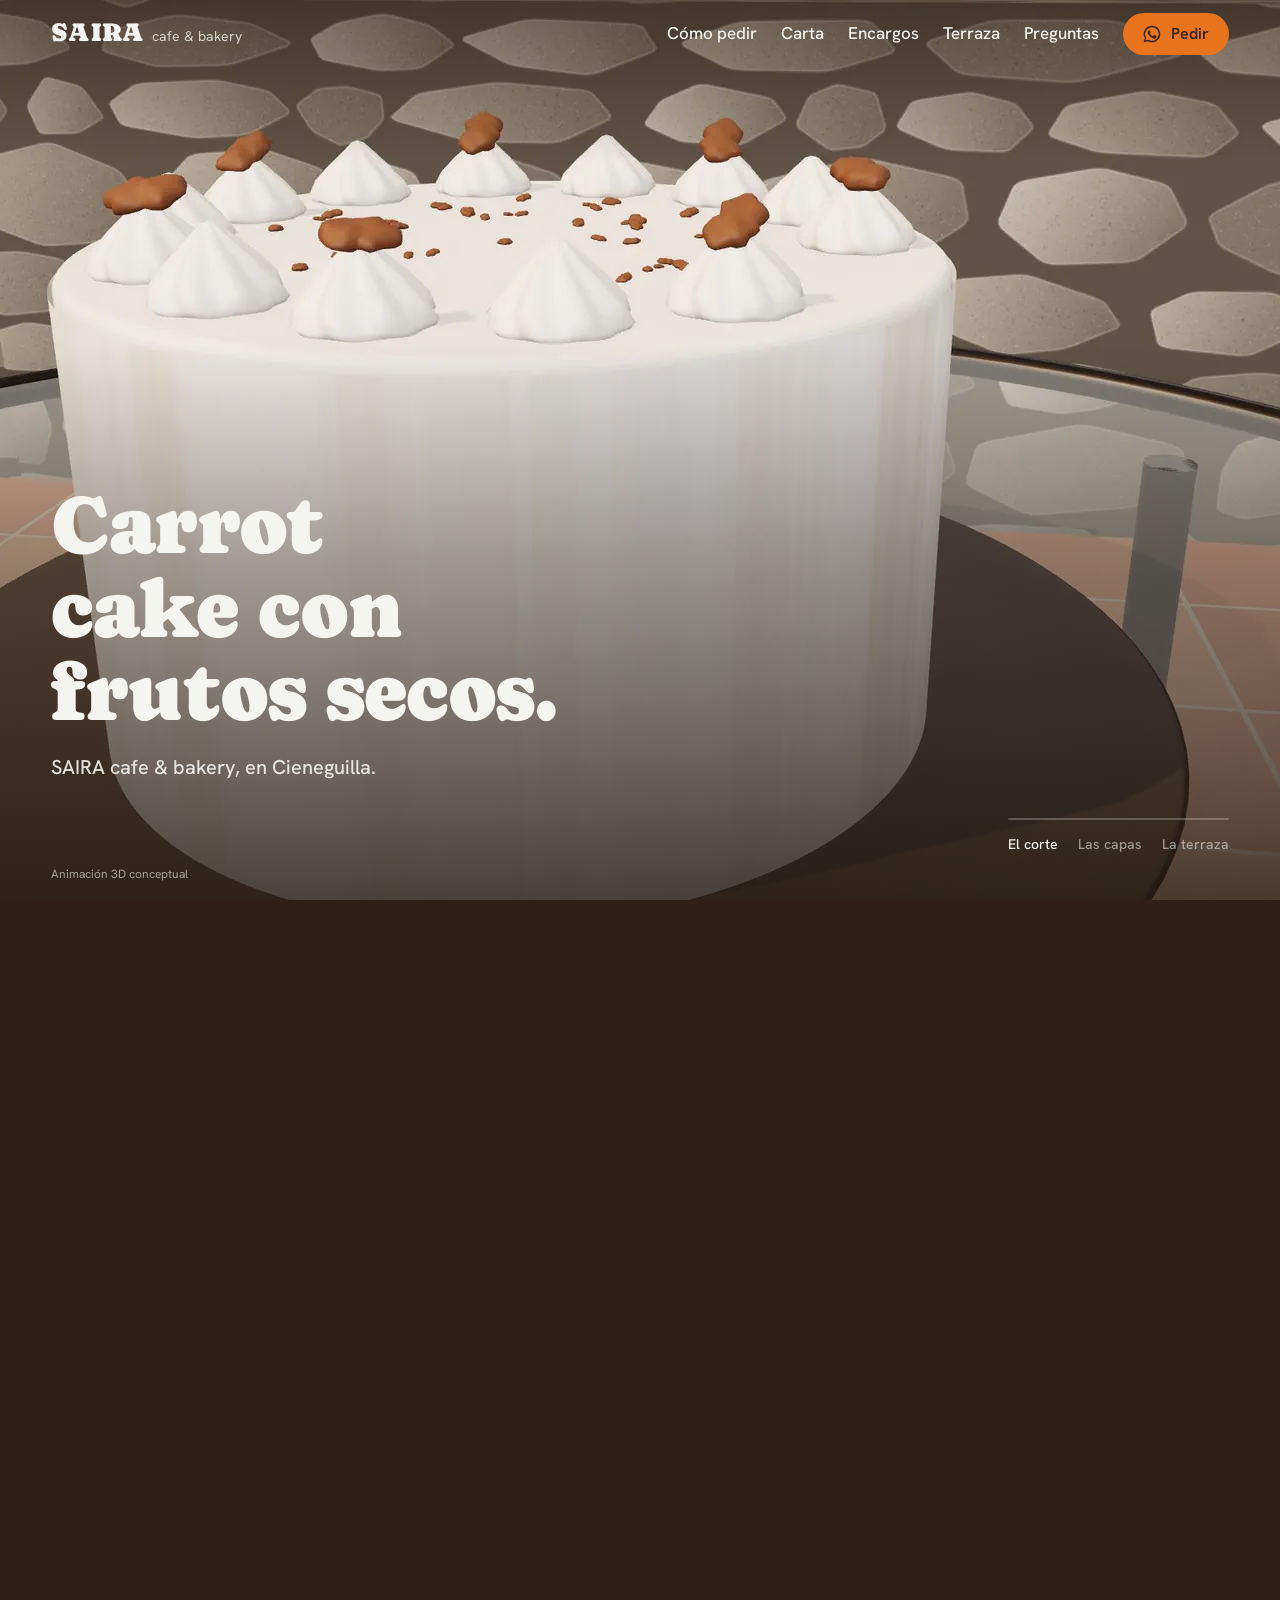
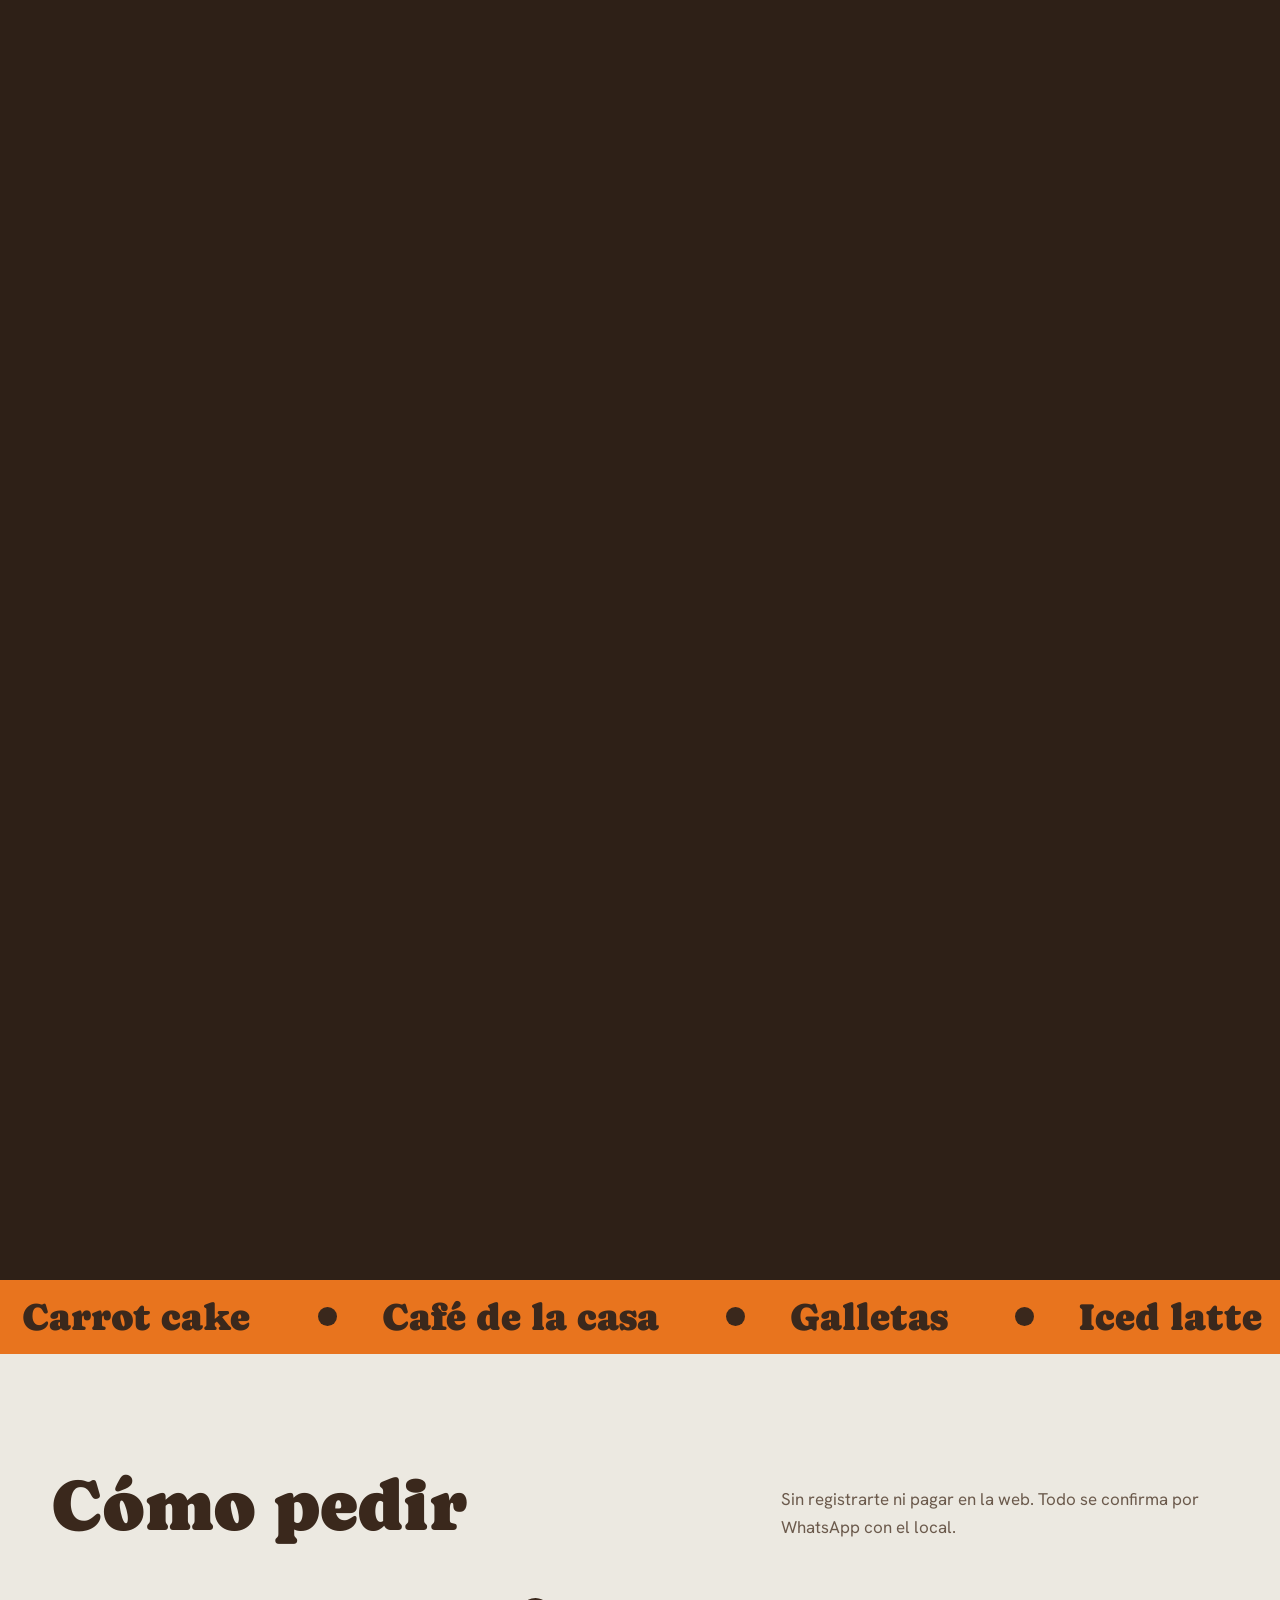
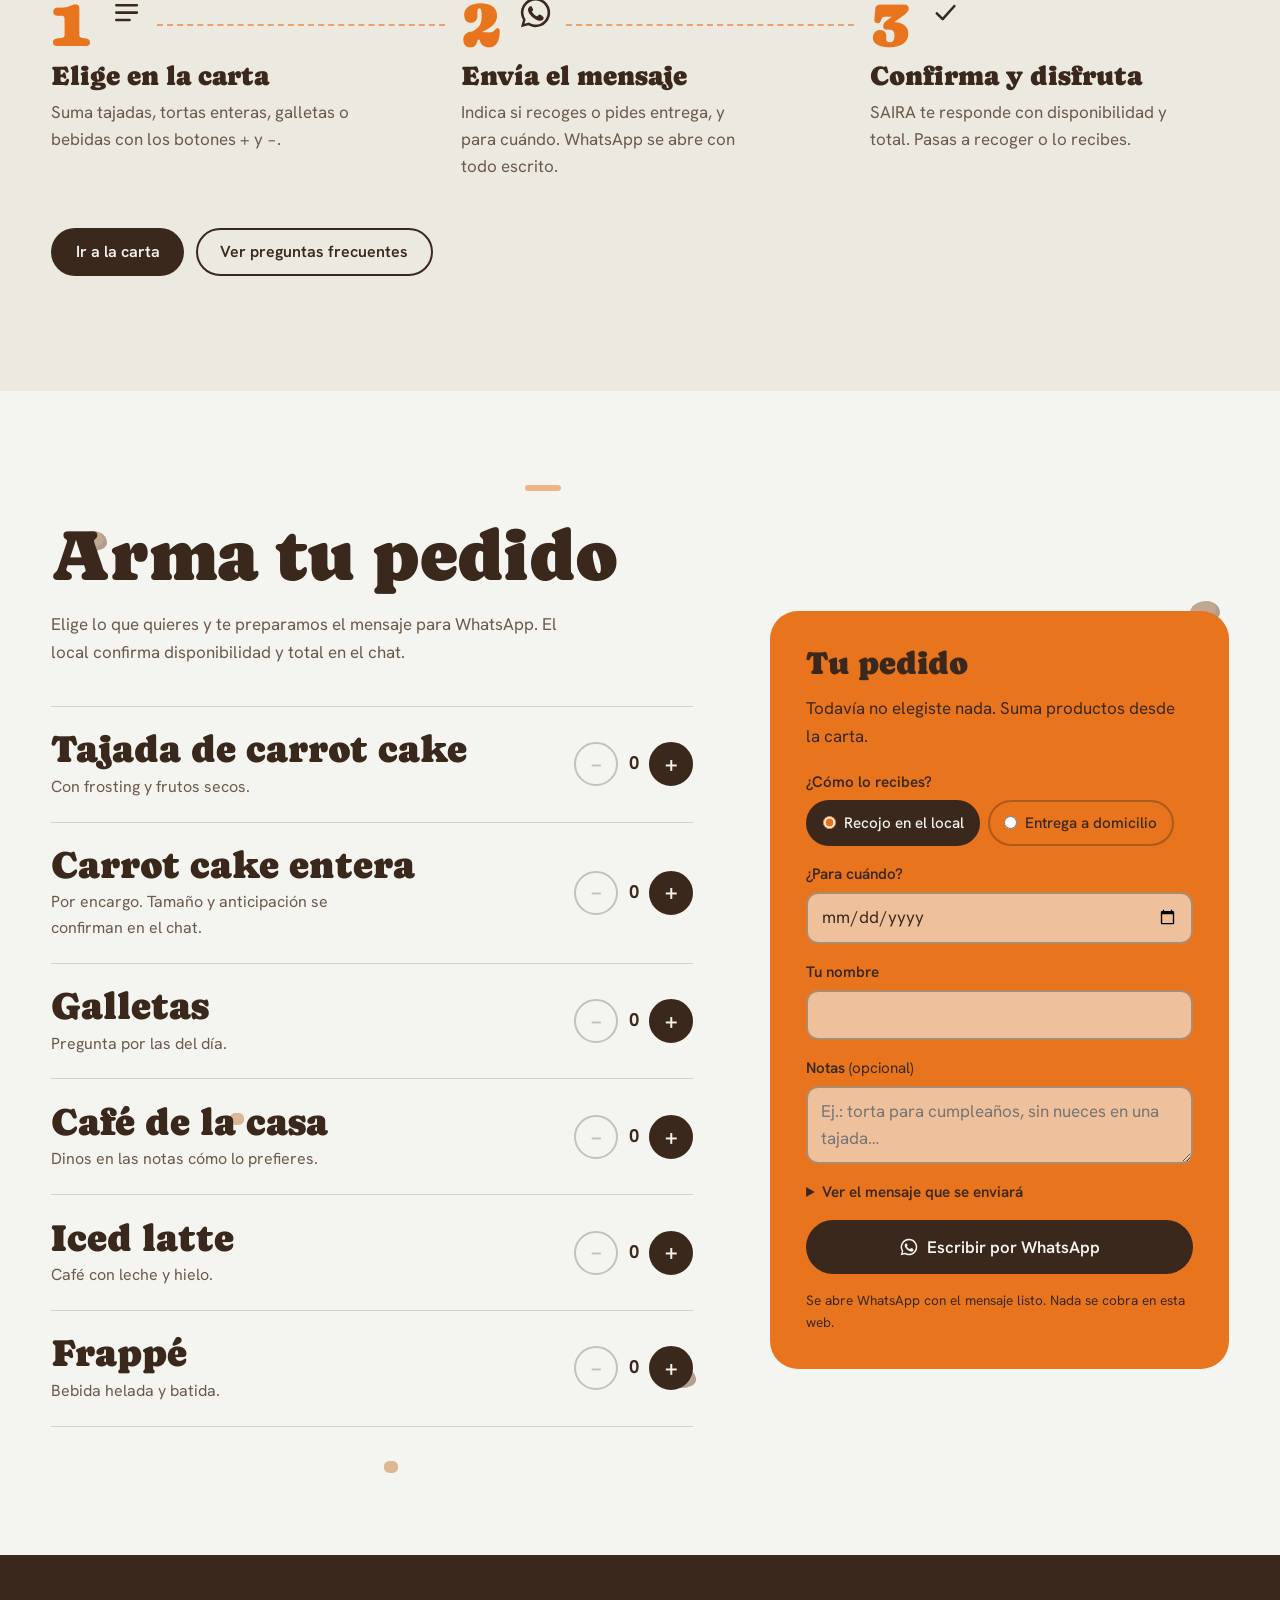
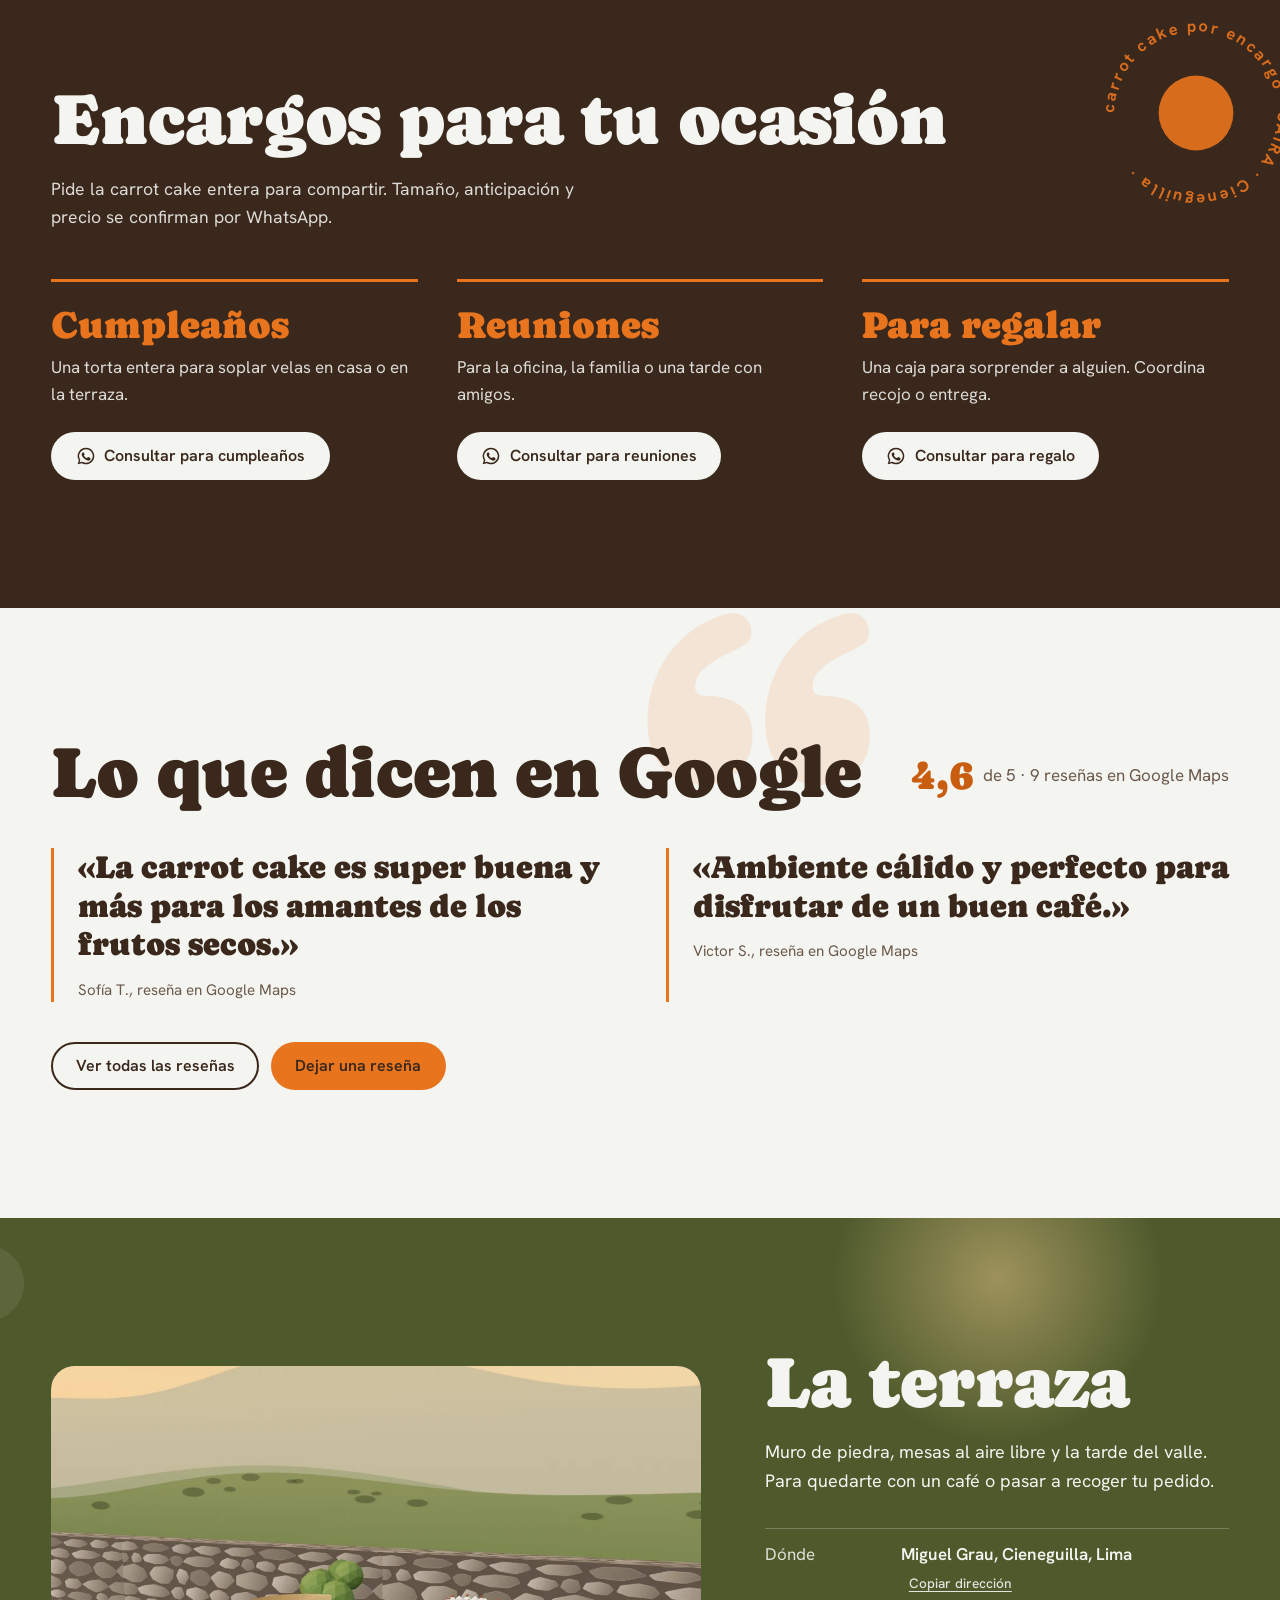
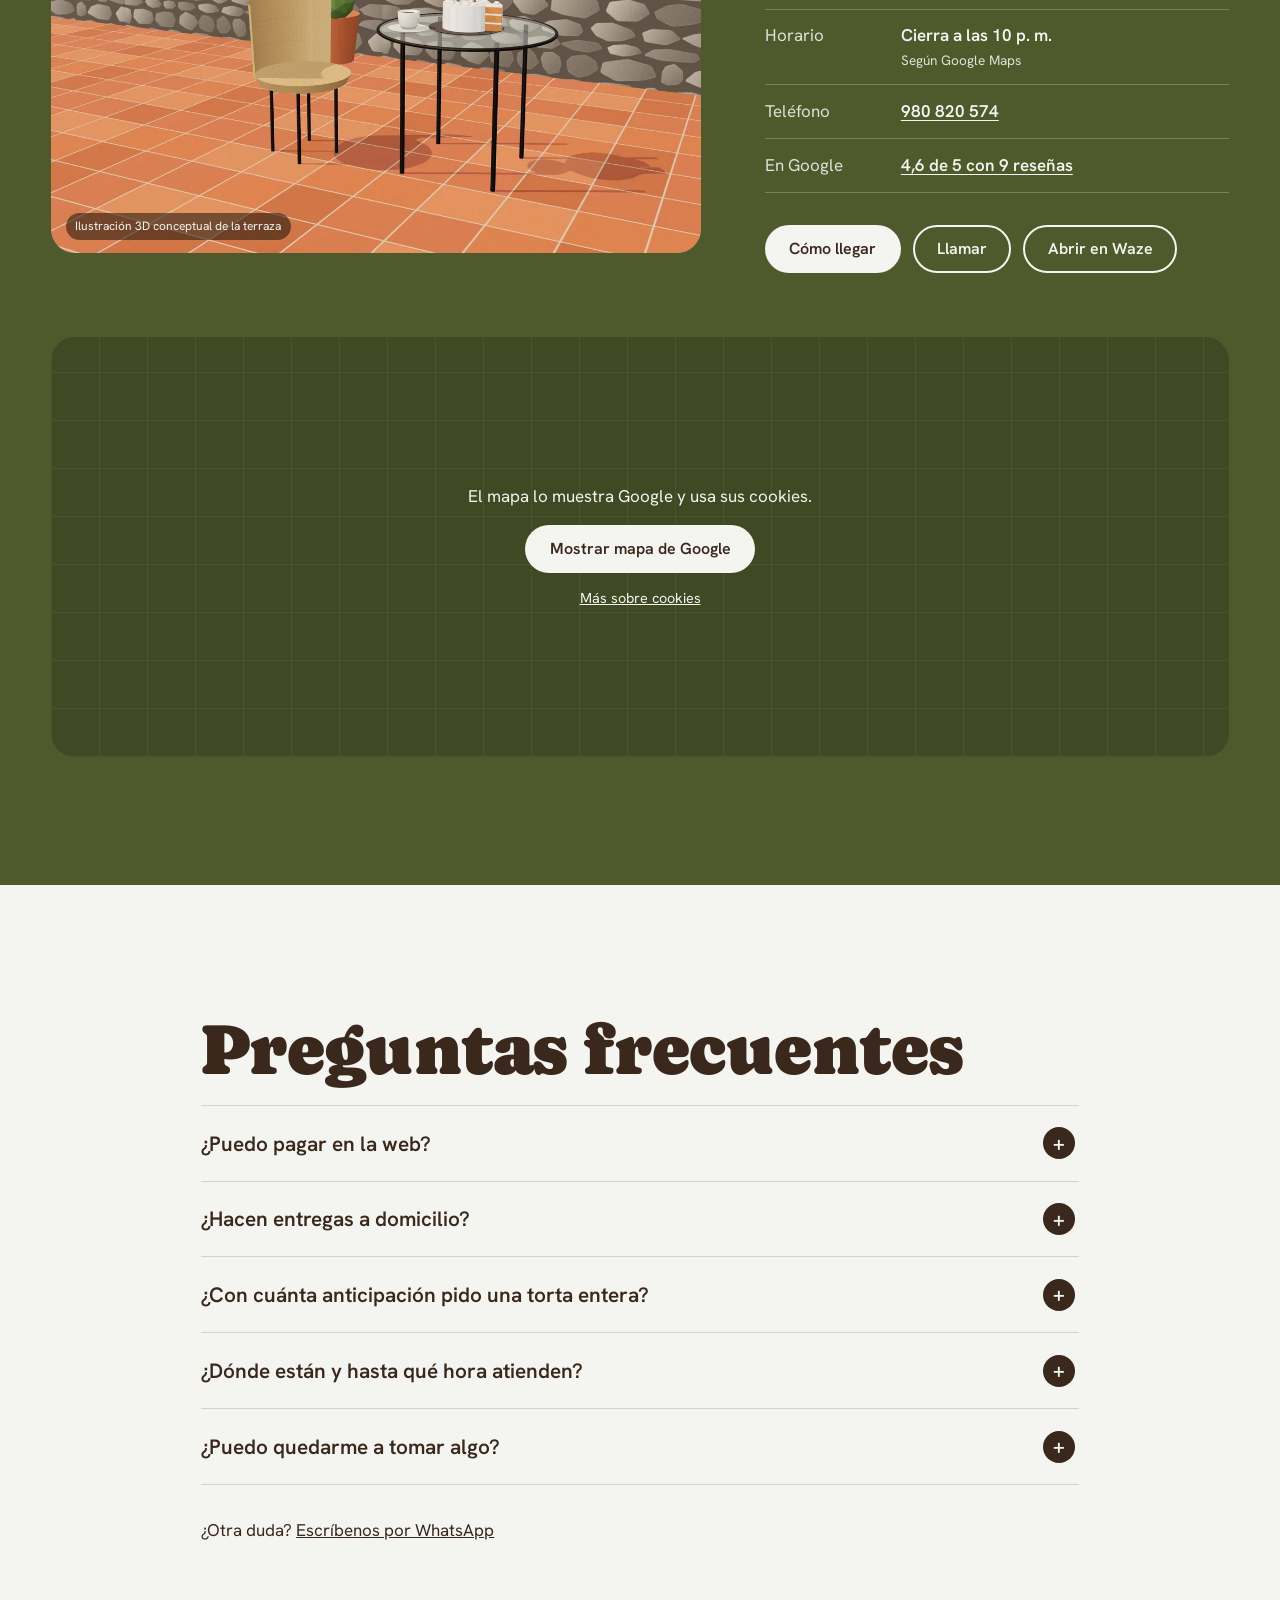
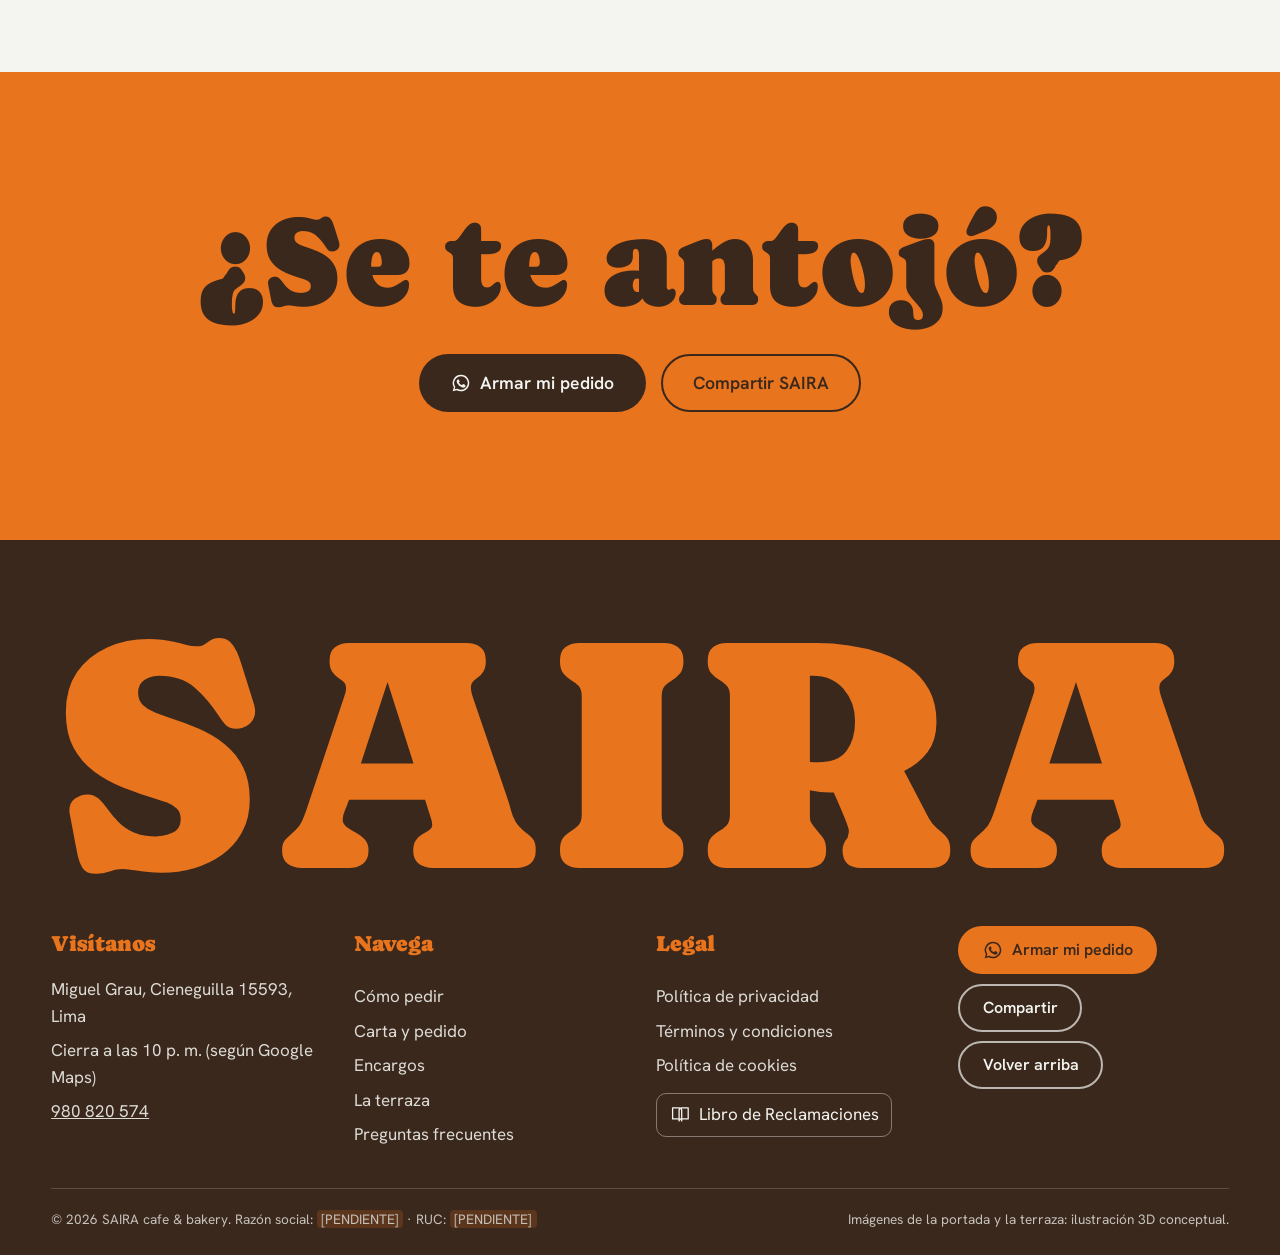
<file: index.html>
<!doctype html>
<html lang="es-PE">
<head>
  <meta charset="utf-8">
  <meta name="viewport" content="width=device-width, initial-scale=1, viewport-fit=cover">
  <title>SAIRA cafe & bakery · Cieneguilla</title>
  <meta name="description" content="Carrot cake con frutos secos, café y terraza en Cieneguilla. Arma tu pedido y envíalo por WhatsApp.">
  <meta name="theme-color" content="#3A281C">
  <link rel="icon" href="favicon.svg" type="image/svg+xml">
  <link rel="preconnect" href="https://fonts.googleapis.com">
  <link rel="preconnect" href="https://fonts.gstatic.com" crossorigin>
  <link href="https://fonts.googleapis.com/css2?family=Caprasimo&family=Hanken+Grotesk:wght@400;500;600;700&display=swap" rel="stylesheet">
  <link rel="stylesheet" href="styles.css">
  <script>document.documentElement.classList.add('js');</script>
</head>
<body>
  <a class="skip" href="#carta">Saltar a la carta</a>

  <header class="top">
    <a class="top__brand" href="#inicio" aria-label="SAIRA cafe & bakery, inicio">
      <span class="top__name">SAIRA</span>
      <span class="top__kind">cafe &amp; bakery</span>
    </a>
    <nav class="top__nav" id="menu-principal" aria-label="Secciones">
      <a href="#como-pedir">Cómo pedir</a>
      <a href="#carta">Carta</a>
      <a href="#encargos">Encargos</a>
      <a href="#terraza">Terraza</a>
      <a href="#preguntas">Preguntas</a>
      <a class="top__nav-call" href="tel:+51980820574">Llamar al 980 820 574</a>
    </nav>
    <a class="btn btn--wa top__cta" href="#carta">
      <svg class="btn__icon" viewBox="0 0 24 24" aria-hidden="true"><use href="#i-wa"/></svg>
      <span>Pedir</span>
    </a>
    <button class="top__burger" type="button" aria-expanded="false" aria-controls="menu-principal" data-menu-toggle>
      <span class="top__burger-lines" aria-hidden="true"></span>
      <span class="sr-only">Abrir menú</span>
    </button>
  </header>

  <main>
    <!-- 1 · Portada: el corte de la carrot cake, recorrido con el scroll -->
    <section class="hero" id="inicio" aria-labelledby="hero-title">
      <div class="hero__stage">
        <canvas class="hero__canvas" aria-hidden="true"></canvas>

        <!-- Respaldo ilustrado: se usa si aún no hay fotogramas o fallan al cargar -->
        <svg class="hero__fallback" viewBox="0 0 1600 1000" preserveAspectRatio="xMidYMid slice" aria-hidden="true">
          <defs>
            <pattern id="crumb" width="22" height="22" patternUnits="userSpaceOnUse">
              <circle cx="4" cy="6" r="2.2" fill="#9C4F17" opacity=".55"/>
              <circle cx="15" cy="15" r="1.6" fill="#F0A35C" opacity=".7"/>
              <circle cx="18" cy="4" r="1.2" fill="#6E3A12" opacity=".5"/>
            </pattern>
          </defs>
          <rect class="fb-sky" width="1600" height="1000"/>
          <g class="fb-hills">
            <path d="M0 760 C220 640 380 660 560 720 S900 610 1100 680 1440 620 1600 660 V1000 H0Z" fill="#5E6B38"/>
            <path d="M0 840 C260 770 520 800 760 850 S1240 780 1600 820 V1000 H0Z" fill="#4A5529"/>
          </g>
          <g class="fb-cake">
            <g class="fb-body">
              <rect x="330" y="300" width="760" height="120" rx="14" fill="#C8691F"/>
              <rect x="330" y="300" width="760" height="120" rx="14" fill="url(#crumb)"/>
              <rect x="330" y="418" width="760" height="34" fill="#F4F4F0"/>
              <rect x="330" y="450" width="760" height="120" fill="#C8691F"/>
              <rect x="330" y="450" width="760" height="120" fill="url(#crumb)"/>
              <rect x="330" y="568" width="760" height="34" fill="#F4F4F0"/>
              <rect x="330" y="600" width="760" height="120" rx="14" fill="#C8691F"/>
              <rect x="330" y="600" width="760" height="120" rx="14" fill="url(#crumb)"/>
              <path d="M318 304 C420 250 1000 250 1102 304 L1102 330 C1000 290 420 290 318 330Z" fill="#F4F4F0"/>
            </g>
            <g class="fb-slice">
              <rect x="1100" y="300" width="250" height="120" rx="14" fill="#C8691F"/>
              <rect x="1100" y="300" width="250" height="120" rx="14" fill="url(#crumb)"/>
              <rect x="1100" y="418" width="250" height="34" fill="#F4F4F0"/>
              <rect x="1100" y="450" width="250" height="120" fill="#C8691F"/>
              <rect x="1100" y="450" width="250" height="120" fill="url(#crumb)"/>
              <rect x="1100" y="568" width="250" height="34" fill="#F4F4F0"/>
              <rect x="1100" y="600" width="250" height="120" rx="14" fill="#C8691F"/>
              <rect x="1100" y="600" width="250" height="120" rx="14" fill="url(#crumb)"/>
              <path d="M1092 304 C1150 270 1300 270 1360 304 L1360 330 C1300 292 1150 292 1092 330Z" fill="#F4F4F0"/>
              <g fill="#6E3A12"><ellipse cx="1160" cy="282" rx="18" ry="11"/><ellipse cx="1230" cy="276" rx="16" ry="10" transform="rotate(-18 1230 276)"/><ellipse cx="1300" cy="284" rx="17" ry="10" transform="rotate(12 1300 284)"/></g>
            </g>
            <g fill="#6E3A12"><ellipse cx="460" cy="282" rx="18" ry="11"/><ellipse cx="610" cy="272" rx="16" ry="10" transform="rotate(-18 610 272)"/><ellipse cx="760" cy="270" rx="17" ry="10" transform="rotate(12 760 270)"/><ellipse cx="910" cy="274" rx="18" ry="11" transform="rotate(-8 910 274)"/><ellipse cx="1030" cy="284" rx="15" ry="9"/></g>
          </g>
        </svg>

        <div class="hero__shade" aria-hidden="true"></div>

        <div class="hero__copy">
          <div class="hero__step is-active" data-from="0" data-to="0.34">
            <h1 id="hero-title" class="hero__title">Carrot cake con frutos secos.</h1>
            <p class="hero__lead">SAIRA cafe &amp; bakery, en Cieneguilla.</p>
          </div>
          <div class="hero__step" data-from="0.34" data-to="0.68">
            <p class="hero__title" aria-hidden="true">Capa a capa, con frosting y nueces.</p>
          </div>
          <div class="hero__step" data-from="0.68" data-to="1.01">
            <p class="hero__title" aria-hidden="true">Pídela por WhatsApp o ven a la terraza.</p>
            <div class="hero__actions">
              <a class="btn btn--wa" href="#carta">
                <svg class="btn__icon" viewBox="0 0 24 24" aria-hidden="true"><use href="#i-wa"/></svg>
                <span>Armar mi pedido</span>
              </a>
              <a class="btn btn--ghost" href="#terraza">Cómo llegar</a>
            </div>
          </div>
        </div>

        <ol class="hero__track" aria-hidden="true">
          <li>El corte</li><li>Las capas</li><li>La terraza</li>
        </ol>
        <p class="hero__note">Animación 3D conceptual</p>
      </div>
    </section>

    <!-- Franja animada con lo que hay en SAIRA -->
    <div class="marquee" aria-hidden="true">
      <div class="marquee__track">
        <span>Carrot cake</span><span>Café de la casa</span><span>Galletas</span><span>Iced latte</span><span>Frappé</span><span>Terraza en Cieneguilla</span>
        <span>Carrot cake</span><span>Café de la casa</span><span>Galletas</span><span>Iced latte</span><span>Frappé</span><span>Terraza en Cieneguilla</span>
      </div>
    </div>

    <!-- Cómo pedir: tres pasos reales del flujo -->
    <section class="steps" id="como-pedir" aria-labelledby="pasos-title" data-anim>
      <div class="steps__head">
        <h2 id="pasos-title" class="h2">Cómo pedir</h2>
        <p>Sin registrarte ni pagar en la web. Todo se confirma por WhatsApp con el local.</p>
      </div>
      <ol class="steps__list">
        <li>
          <svg class="steps__icon" viewBox="0 0 48 48" aria-hidden="true"><path d="M10 14h28M10 24h28M10 34h18" stroke="currentColor" stroke-width="3.5" stroke-linecap="round" fill="none"/></svg>
          <h3>Elige en la carta</h3>
          <p>Suma tajadas, tortas enteras, galletas o bebidas con los botones + y −.</p>
        </li>
        <li>
          <svg class="steps__icon" viewBox="0 0 24 24" aria-hidden="true"><use href="#i-wa"/></svg>
          <h3>Envía el mensaje</h3>
          <p>Indica si recoges o pides entrega, y para cuándo. WhatsApp se abre con todo escrito.</p>
        </li>
        <li>
          <svg class="steps__icon" viewBox="0 0 48 48" aria-hidden="true"><path d="M12 25l8 8 16-18" stroke="currentColor" stroke-width="3.5" stroke-linecap="round" stroke-linejoin="round" fill="none"/></svg>
          <h3>Confirma y disfruta</h3>
          <p>SAIRA te responde con disponibilidad y total. Pasas a recoger o lo recibes.</p>
        </li>
      </ol>
      <div class="steps__actions">
        <a class="btn btn--dark" href="#carta">Ir a la carta</a>
        <a class="btn btn--line" href="#preguntas">Ver preguntas frecuentes</a>
      </div>
    </section>

    <!-- 2 · Carta + pedido por WhatsApp -->
    <section class="order" id="carta" aria-labelledby="carta-title" data-anim>
      <div class="float-bg" aria-hidden="true">
        <i class="fl fl--nut" style="--x:6%;--y:12%;--d:26s;--r:40deg"></i>
        <i class="fl fl--crumb" style="--x:18%;--y:62%;--d:31s;--r:-20deg"></i>
        <i class="fl fl--carrot" style="--x:41%;--y:8%;--d:24s;--r:65deg"></i>
        <i class="fl fl--nut" style="--x:52%;--y:84%;--d:35s;--r:-50deg"></i>
        <i class="fl fl--crumb" style="--x:63%;--y:30%;--d:28s;--r:15deg"></i>
        <i class="fl fl--carrot" style="--x:88%;--y:72%;--d:33s;--r:-35deg"></i>
        <i class="fl fl--nut" style="--x:93%;--y:18%;--d:29s;--r:80deg"></i>
        <i class="fl fl--crumb" style="--x:30%;--y:92%;--d:37s;--r:5deg"></i>
      </div>
      <div class="order__menu">
        <h2 id="carta-title" class="h2">Arma tu pedido</h2>
        <p class="order__intro">Elige lo que quieres y te preparamos el mensaje para WhatsApp. El local confirma disponibilidad y total en el chat.</p>

        <ul class="menu" data-menu>
          <!-- Se completa desde js/app.js (PRODUCTS) -->
        </ul>
      </div>

      <aside class="ticket" id="tu-pedido" aria-labelledby="ticket-title">
        <h3 id="ticket-title" class="ticket__title">Tu pedido</h3>
        <div class="ticket__lines" data-lines aria-live="polite">
          <p class="ticket__empty">Todavía no elegiste nada. Suma productos desde la carta.</p>
        </div>

        <form class="ticket__form" data-order-form novalidate>
          <fieldset class="field field--choice">
            <legend>¿Cómo lo recibes?</legend>
            <label><input type="radio" name="mode" value="recojo" checked> Recojo en el local</label>
            <label><input type="radio" name="mode" value="entrega"> Entrega a domicilio</label>
          </fieldset>
          <p class="ticket__hint" data-delivery-hint hidden>La entrega y su costo se coordinan en el chat según tu zona.</p>

          <div class="field">
            <label for="f-day">¿Para cuándo?</label>
            <input id="f-day" name="day" type="date">
          </div>
          <div class="field">
            <label for="f-name">Tu nombre</label>
            <input id="f-name" name="name" type="text" autocomplete="given-name" maxlength="60">
          </div>
          <div class="field">
            <label for="f-notes">Notas <span class="field__opt">(opcional)</span></label>
            <textarea id="f-notes" name="notes" rows="2" maxlength="280" placeholder="Ej.: torta para cumpleaños, sin nueces en una tajada…"></textarea>
          </div>

          <details class="ticket__preview">
            <summary>Ver el mensaje que se enviará</summary>
            <pre data-preview></pre>
          </details>

          <button class="btn btn--dark ticket__send" type="submit">
            <svg class="btn__icon" viewBox="0 0 24 24" aria-hidden="true"><use href="#i-wa"/></svg>
            <span data-send-label>Escribir por WhatsApp</span>
          </button>
          <p class="ticket__legal">Se abre WhatsApp con el mensaje listo. Nada se cobra en esta web.</p>
        </form>
      </aside>
    </section>

    <!-- Encargos: carrot cake entera para ocasiones -->
    <section class="occasions" id="encargos" aria-labelledby="encargos-title" data-anim>
      <svg class="badge" viewBox="0 0 200 200" aria-hidden="true">
        <defs><path id="badge-circle" d="M100 100 m-74 0 a74 74 0 1 1 148 0 a74 74 0 1 1 -148 0"/></defs>
        <text><textPath href="#badge-circle">carrot cake por encargo · SAIRA · Cieneguilla ·</textPath></text>
        <circle cx="100" cy="100" r="34"/>
      </svg>
      <div class="occasions__head">
        <h2 id="encargos-title" class="h2">Encargos para tu ocasión</h2>
        <p>Pide la carrot cake entera para compartir. Tamaño, anticipación y precio se confirman por WhatsApp.</p>
      </div>
      <ul class="occasions__list">
        <li>
          <h3>Cumpleaños</h3>
          <p>Una torta entera para soplar velas en casa o en la terraza.</p>
          <a class="btn btn--dark" href="#" data-wa="Hola SAIRA, quiero encargar una carrot cake entera para un cumpleaños. ¿Qué tamaños tienen y con cuánta anticipación debo pedirla?">
            <svg class="btn__icon" viewBox="0 0 24 24" aria-hidden="true"><use href="#i-wa"/></svg><span>Consultar para cumpleaños</span>
          </a>
        </li>
        <li>
          <h3>Reuniones</h3>
          <p>Para la oficina, la familia o una tarde con amigos.</p>
          <a class="btn btn--dark" href="#" data-wa="Hola SAIRA, quiero encargar carrot cake para una reunión. ¿Qué opciones tienen?">
            <svg class="btn__icon" viewBox="0 0 24 24" aria-hidden="true"><use href="#i-wa"/></svg><span>Consultar para reuniones</span>
          </a>
        </li>
        <li>
          <h3>Para regalar</h3>
          <p>Una caja para sorprender a alguien. Coordina recojo o entrega.</p>
          <a class="btn btn--dark" href="#" data-wa="Hola SAIRA, quiero regalar una carrot cake. ¿Cómo puedo encargarla?">
            <svg class="btn__icon" viewBox="0 0 24 24" aria-hidden="true"><use href="#i-wa"/></svg><span>Consultar para regalo</span>
          </a>
        </li>
      </ul>
    </section>

    <!-- Opiniones reales (Google Maps) -->
    <section class="voices" aria-labelledby="voces-title" data-anim>
      <span class="voices__quote" aria-hidden="true">“</span>
      <div class="voices__head">
        <h2 id="voces-title" class="h2">Lo que dicen en Google</h2>
        <p class="voices__score"><strong>4,6</strong> de 5 · 9 reseñas en Google Maps</p>
      </div>
      <div class="voices__list">
        <figure>
          <blockquote>«La carrot cake es super buena y más para los amantes de los frutos secos.»</blockquote>
          <figcaption>Sofía T., reseña en Google Maps</figcaption>
        </figure>
        <figure>
          <blockquote>«Ambiente cálido y perfecto para disfrutar de un buen café.»</blockquote>
          <figcaption>Victor S., reseña en Google Maps</figcaption>
        </figure>
      </div>
      <div class="voices__actions">
        <a class="btn btn--line" href="https://www.google.com/maps/search/?api=1&amp;query=SAIRA%20cafe%20%26%20bakery%20Cieneguilla" target="_blank" rel="noopener">Ver todas las reseñas</a>
        <a class="btn btn--wa" href="https://www.google.com/maps/search/?api=1&amp;query=SAIRA%20cafe%20%26%20bakery%20Cieneguilla" target="_blank" rel="noopener">Dejar una reseña</a>
      </div>
    </section>

    <!-- 3 · La terraza: el lugar, horario y cómo llegar -->
    <section class="place" id="terraza" aria-labelledby="terraza-title" data-anim>
      <div class="sky" aria-hidden="true">
        <i class="sky__sun"></i>
        <i class="sky__cloud" style="--y:8%;--d:70s;--s:1"></i>
        <i class="sky__cloud" style="--y:22%;--d:95s;--s:.7;--delay:-40s"></i>
        <i class="sky__cloud" style="--y:4%;--d:120s;--s:1.3;--delay:-80s"></i>
      </div>
      <figure class="place__figure" data-terrace>
        <!-- js/app.js inserta la imagen de la terraza si existe en assets/ -->
        <div class="place__wall" aria-hidden="true"></div>
        <figcaption class="place__note" data-terrace-note hidden>Ilustración 3D conceptual de la terraza</figcaption>
      </figure>

      <div class="place__info">
        <h2 id="terraza-title" class="h2">La terraza</h2>
        <p class="place__text">Muro de piedra, mesas al aire libre y la tarde del valle. Para quedarte con un café o pasar a recoger tu pedido.</p>

        <dl class="facts">
          <div><dt>Dónde</dt><dd>Miguel Grau, Cieneguilla, Lima <button class="link-btn" type="button" data-copy="SAIRA cafe & bakery, Miguel Grau, Cieneguilla 15593, Lima">Copiar dirección</button></dd></div>
          <div><dt>Horario</dt><dd>Cierra a las 10 p. m.<small>Según Google Maps</small></dd></div>
          <div><dt>Teléfono</dt><dd><a href="tel:+51980820574">980 820 574</a></dd></div>
          <div><dt>En Google</dt><dd><a href="https://www.google.com/maps/search/?api=1&amp;query=SAIRA%20cafe%20%26%20bakery%20Cieneguilla" target="_blank" rel="noopener">4,6 de 5 con 9 reseñas</a></dd></div>
        </dl>

        <div class="place__actions">
          <a class="btn btn--dark" href="https://www.google.com/maps/dir/?api=1&amp;destination=-12.1125719,-76.8210869" target="_blank" rel="noopener">Cómo llegar</a>
          <a class="btn btn--line" href="tel:+51980820574">Llamar</a>
          <a class="btn btn--line" href="https://waze.com/ul?ll=-12.1125719,-76.8210869&amp;navigate=yes" target="_blank" rel="noopener">Abrir en Waze</a>
        </div>
      </div>

      <div class="place__map" data-map>
        <div class="place__map-gate">
          <p>El mapa lo muestra Google y usa sus cookies.</p>
          <button class="btn btn--dark" type="button" data-map-load>Mostrar mapa de Google</button>
          <a href="cookies.html">Más sobre cookies</a>
        </div>
      </div>
    </section>

    <!-- Preguntas frecuentes -->
    <section class="faq" id="preguntas" aria-labelledby="faq-title" data-anim>
      <h2 id="faq-title" class="h2">Preguntas frecuentes</h2>
      <div class="faq__list">
        <details>
          <summary>¿Puedo pagar en la web?</summary>
          <p>No. La web solo arma tu mensaje. El total y la forma de pago se coordinan por WhatsApp con el local.</p>
        </details>
        <details>
          <summary>¿Hacen entregas a domicilio?</summary>
          <p>Elige «Entrega a domicilio» en tu pedido y SAIRA te confirmará si llega a tu zona y su costo.</p>
        </details>
        <details>
          <summary>¿Con cuánta anticipación pido una torta entera?</summary>
          <p>Depende del tamaño y del día. Escríbenos con la fecha que necesitas y te confirmamos.</p>
        </details>
        <details>
          <summary>¿Dónde están y hasta qué hora atienden?</summary>
          <p>En la calle Miguel Grau, Cieneguilla. Según Google Maps cierran a las 10 p. m.; confirma el horario del día por WhatsApp.</p>
        </details>
        <details>
          <summary>¿Puedo quedarme a tomar algo?</summary>
          <p>Sí, hay terraza con mesas al aire libre para disfrutar tu café y tu tajada.</p>
        </details>
      </div>
      <p class="faq__more">¿Otra duda? <a href="#" data-wa="Hola SAIRA, tengo una consulta:">Escríbenos por WhatsApp</a></p>
    </section>

    <!-- Cierre -->
    <section class="closer" aria-labelledby="closer-title" data-anim>
      <h2 id="closer-title" class="closer__title">¿Se te antojó?</h2>
      <div class="closer__actions">
        <a class="btn btn--wa btn--lg" href="#carta">
          <svg class="btn__icon" viewBox="0 0 24 24" aria-hidden="true"><use href="#i-wa"/></svg><span>Armar mi pedido</span>
        </a>
        <button class="btn btn--ghost btn--lg" type="button" data-share>Compartir SAIRA</button>
      </div>
    </section>
  </main>

  <footer class="foot" data-anim>
    <p class="foot__mark" aria-hidden="true"><span>S</span><span>A</span><span>I</span><span>R</span><span>A</span></p>
    <div class="foot__grid">
      <div>
        <h2 class="foot__h">Visítanos</h2>
        <p>Miguel Grau, Cieneguilla 15593, Lima</p>
        <p>Cierra a las 10 p. m. (según Google Maps)</p>
        <p><a href="tel:+51980820574">980 820 574</a></p>
      </div>
      <nav aria-label="Secciones del sitio">
        <h2 class="foot__h">Navega</h2>
        <a href="#como-pedir">Cómo pedir</a>
        <a href="#carta">Carta y pedido</a>
        <a href="#encargos">Encargos</a>
        <a href="#terraza">La terraza</a>
        <a href="#preguntas">Preguntas frecuentes</a>
      </nav>
      <nav aria-label="Información legal">
        <h2 class="foot__h">Legal</h2>
        <a href="privacidad.html">Política de privacidad</a>
        <a href="terminos.html">Términos y condiciones</a>
        <a href="cookies.html">Política de cookies</a>
        <a class="foot__libro" href="libro-reclamaciones.html">
          <svg viewBox="0 0 32 32" aria-hidden="true"><path d="M4 6h10a4 4 0 0 1 4 4v16a3 3 0 0 0-3-3H4zM28 6H18a4 4 0 0 0-4 4v16a3 3 0 0 1 3-3h11z" fill="none" stroke="currentColor" stroke-width="2" stroke-linejoin="round"/></svg>
          Libro de Reclamaciones
        </a>
      </nav>
      <div class="foot__cta">
        <a class="btn btn--wa" href="#carta">
          <svg class="btn__icon" viewBox="0 0 24 24" aria-hidden="true"><use href="#i-wa"/></svg><span>Armar mi pedido</span>
        </a>
        <button class="btn btn--ghost" type="button" data-share>Compartir</button>
        <a class="btn btn--ghost" href="#inicio">Volver arriba</a>
      </div>
    </div>
    <div class="foot__legal">
      <p>© 2026 SAIRA cafe &amp; bakery. Razón social: <span class="pending">[PENDIENTE]</span> · RUC: <span class="pending">[PENDIENTE]</span></p>
      <p>Imágenes de la portada y la terraza: ilustración 3D conceptual.</p>
    </div>
  </footer>

  <!-- Botón flotante de WhatsApp (escritorio y celular sin pedido en curso) -->
  <a class="fab" href="#" data-wa="Hola SAIRA, quiero hacer una consulta." data-fab aria-label="Escribir a SAIRA por WhatsApp">
    <svg viewBox="0 0 24 24" aria-hidden="true"><use href="#i-wa"/></svg>
  </a>

  <p class="toast" role="status" aria-live="polite" data-toast></p>

  <!-- Barra de pedido en celular: aparece cuando hay productos y el resumen no está a la vista -->
  <a class="dock" href="#tu-pedido" data-dock>
    <span data-dock-count>0 productos</span>
    <strong>Revisar pedido</strong>
  </a>

  <svg width="0" height="0" style="position:absolute" aria-hidden="true">
    <symbol id="i-wa" viewBox="0 0 24 24"><path fill="currentColor" d="M12 2a10 10 0 0 0-8.6 15.1L2 22l5-1.3A10 10 0 1 0 12 2Zm0 18.2c-1.5 0-3-.4-4.3-1.2l-.3-.2-3 .8.8-2.9-.2-.3A8.2 8.2 0 1 1 12 20.2Zm4.5-6.1c-.2-.1-1.5-.7-1.7-.8-.2-.1-.4-.1-.6.1l-.8 1c-.1.2-.3.2-.5.1a6.7 6.7 0 0 1-3.3-2.9c-.2-.4.2-.4.7-1.3.1-.2 0-.3 0-.4l-.8-1.8c-.2-.5-.4-.4-.6-.4h-.5a1 1 0 0 0-.7.3 3 3 0 0 0-.9 2.2 5.2 5.2 0 0 0 1.1 2.7 11.8 11.8 0 0 0 4.5 4c1.7.7 2.3.8 3.2.6.5-.1 1.5-.6 1.7-1.2.2-.6.2-1.1.2-1.2-.1-.1-.3-.2-.5-.3Z"/></symbol>
  </svg>

  <script src="app.js" defer></script>
</body>
</html>
</file>
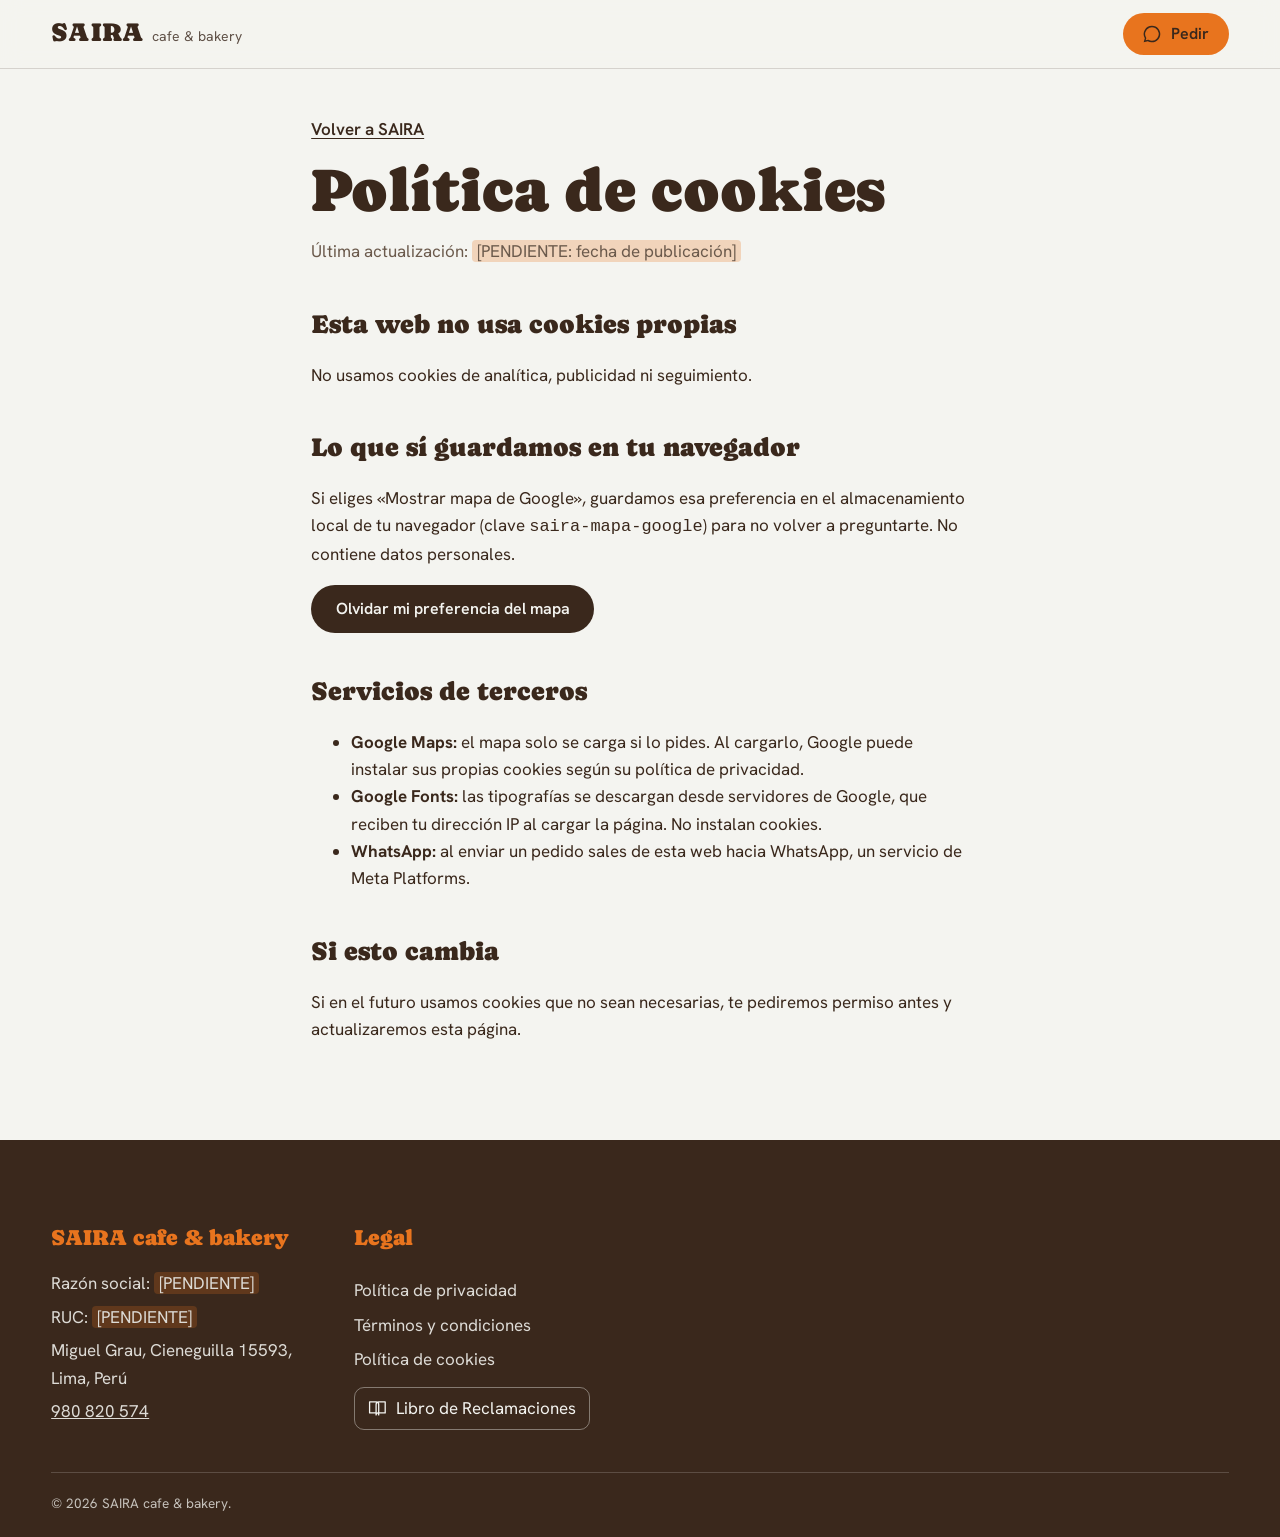
<file: cookies.html>
<!doctype html>
<html lang="es-PE">
<head>
  <meta charset="utf-8">
  <meta name="viewport" content="width=device-width, initial-scale=1, viewport-fit=cover">
  <title>Política de cookies | SAIRA cafe & bakery</title>
  <meta name="robots" content="noindex">
  <meta name="theme-color" content="#3A281C">
  <link rel="icon" href="favicon.svg" type="image/svg+xml">
  <link rel="preconnect" href="https://fonts.googleapis.com">
  <link rel="preconnect" href="https://fonts.gstatic.com" crossorigin>
  <link href="https://fonts.googleapis.com/css2?family=Caprasimo&family=Hanken+Grotesk:wght@400;500;600;700&display=swap" rel="stylesheet">
  <link rel="stylesheet" href="styles.css">
</head>
<body>
  <header class="top top--legal is-solid">
    <a class="top__brand" href="index.html" aria-label="SAIRA cafe & bakery, volver al inicio">
      <span class="top__name">SAIRA</span>
      <span class="top__kind">cafe &amp; bakery</span>
    </a>
    <a class="btn btn--wa top__cta" href="index.html#carta">
      <svg class="btn__icon" viewBox="0 0 24 24" aria-hidden="true"><path fill="currentColor" d="M12 2a10 10 0 0 0-8.6 15.1L2 22l5-1.3A10 10 0 1 0 12 2Zm0 18.2c-1.5 0-3-.4-4.3-1.2l-.3-.2-3 .8.8-2.9-.2-.3A8.2 8.2 0 1 1 12 20.2Z"/></svg>
      <span>Pedir</span>
    </a>
  </header>
  <main class="legal">
    <a class="back" href="index.html">Volver a SAIRA</a>

    <h1>Política de cookies</h1>
    <p class="updated">Última actualización: <span class="pending">[PENDIENTE: fecha de publicación]</span></p>

    <h2>Esta web no usa cookies propias</h2>
    <p>No usamos cookies de analítica, publicidad ni seguimiento.</p>

    <h2>Lo que sí guardamos en tu navegador</h2>
    <p>Si eliges «Mostrar mapa de Google», guardamos esa preferencia en el almacenamiento local de tu navegador (clave <code>saira-mapa-google</code>) para no volver a preguntarte. No contiene datos personales.</p>
    <p><button class="btn btn--dark" type="button" data-forget-map>Olvidar mi preferencia del mapa</button> <span role="status" data-forget-status></span></p>

    <h2>Servicios de terceros</h2>
    <ul>
      <li><strong>Google Maps:</strong> el mapa solo se carga si lo pides. Al cargarlo, Google puede instalar sus propias cookies según su política de privacidad.</li>
      <li><strong>Google Fonts:</strong> las tipografías se descargan desde servidores de Google, que reciben tu dirección IP al cargar la página. No instalan cookies.</li>
      <li><strong>WhatsApp:</strong> al enviar un pedido sales de esta web hacia WhatsApp, un servicio de Meta Platforms.</li>
    </ul>

    <h2>Si esto cambia</h2>
    <p>Si en el futuro usamos cookies que no sean necesarias, te pediremos permiso antes y actualizaremos esta página.</p>
  </main>
  <footer class="foot">
    <div class="foot__grid">
      <div>
        <h2 class="foot__h">SAIRA cafe &amp; bakery</h2>
        <p>Razón social: <span class="pending">[PENDIENTE]</span></p>
        <p>RUC: <span class="pending">[PENDIENTE]</span></p>
        <p>Miguel Grau, Cieneguilla 15593, Lima, Perú</p>
        <p><a href="tel:+51980820574">980 820 574</a></p>
      </div>
      <nav aria-label="Información legal">
        <h2 class="foot__h">Legal</h2>
        <a href="privacidad.html">Política de privacidad</a>
        <a href="terminos.html">Términos y condiciones</a>
        <a href="cookies.html" aria-current="page">Política de cookies</a>
        <a class="foot__libro" href="libro-reclamaciones.html">
          <svg viewBox="0 0 32 32" aria-hidden="true"><path d="M4 6h10a4 4 0 0 1 4 4v16a3 3 0 0 0-3-3H4zM28 6H18a4 4 0 0 0-4 4v16a3 3 0 0 1 3-3h11z" fill="none" stroke="currentColor" stroke-width="2" stroke-linejoin="round"/></svg>
          Libro de Reclamaciones
        </a>
      </nav>
    </div>
    <div class="foot__legal"><p>© 2026 SAIRA cafe &amp; bakery.</p></div>
  </footer>
  <script src="legal.js" defer></script>
</body>
</html>
</file>
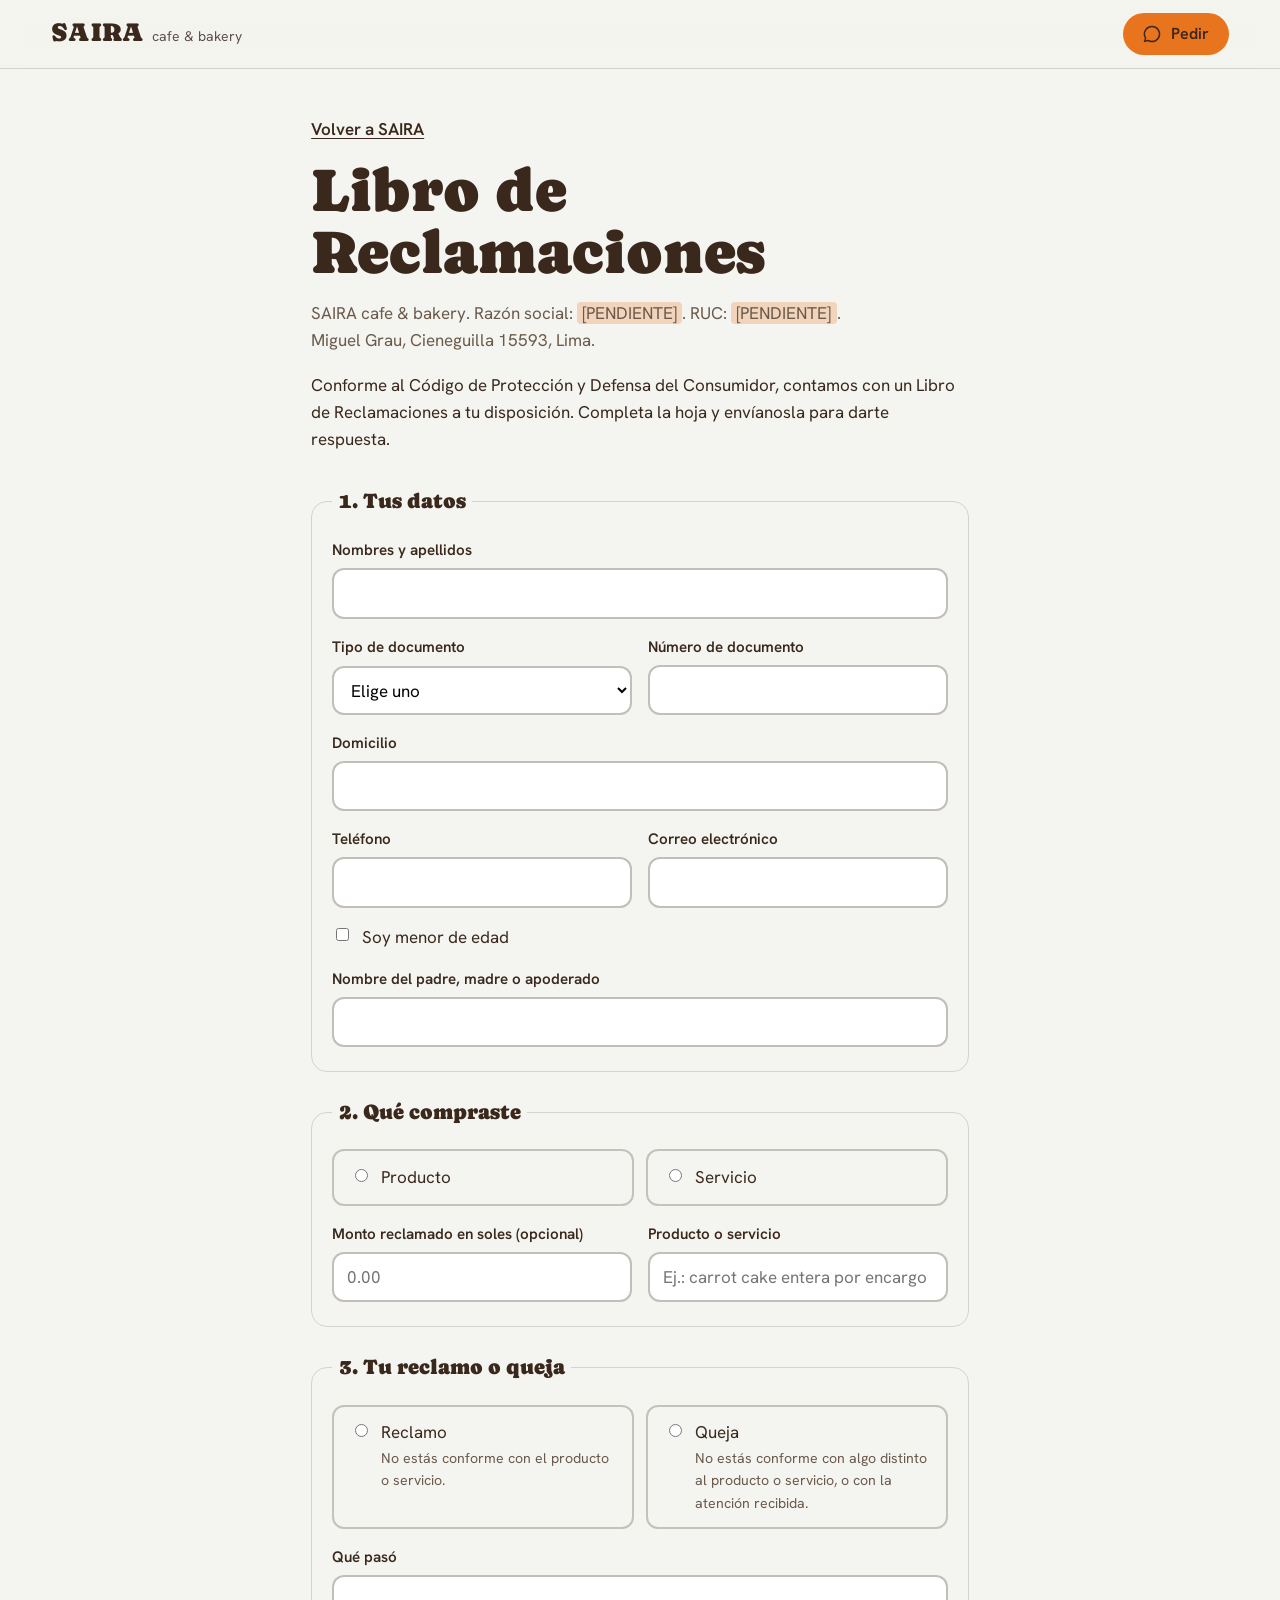
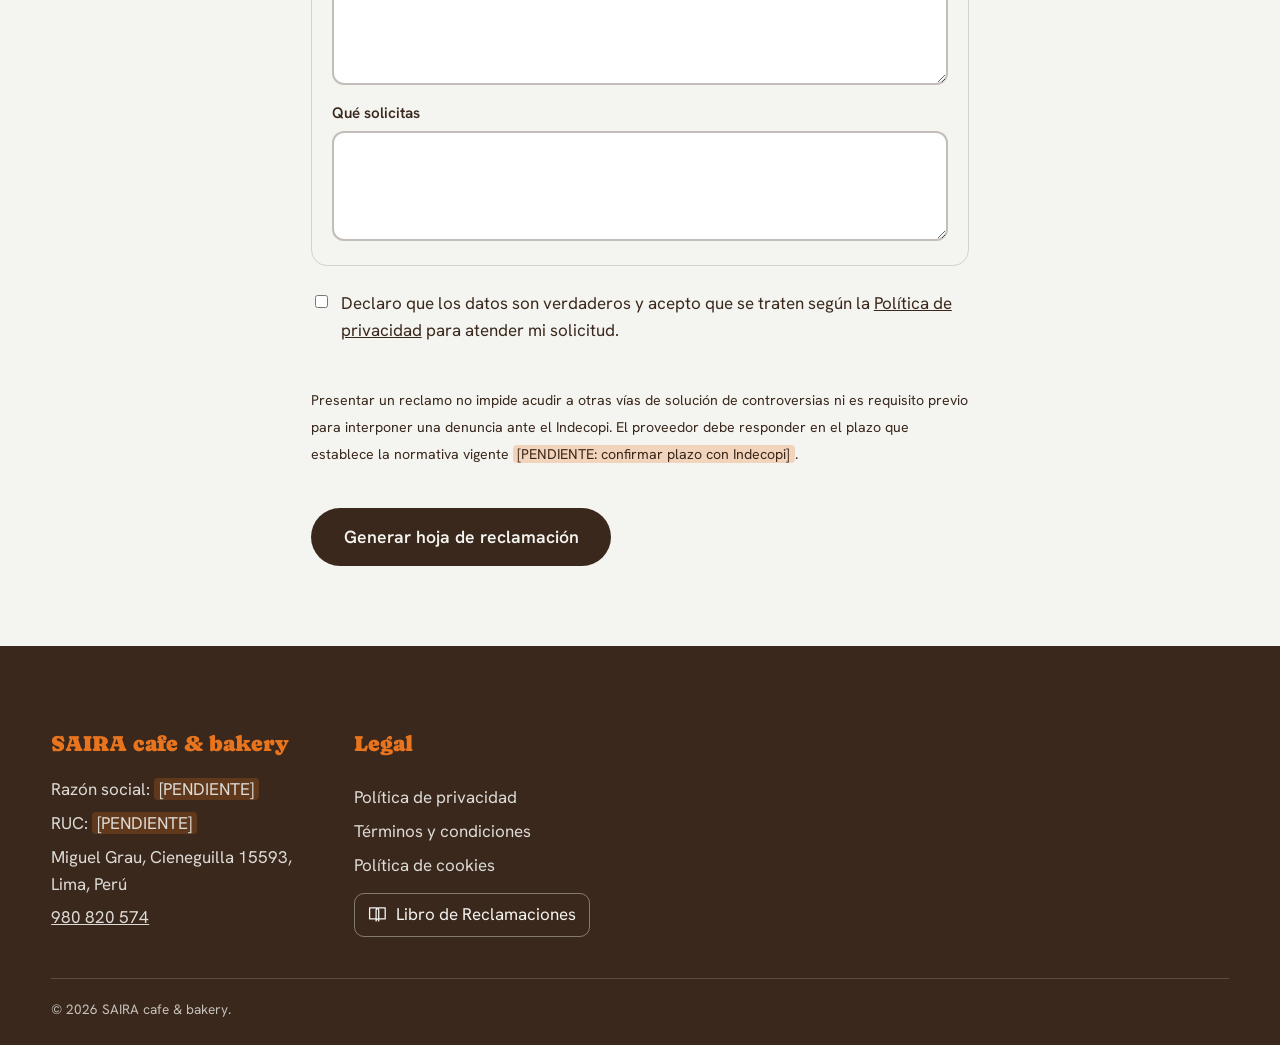
<file: libro-reclamaciones.html>
<!doctype html>
<html lang="es-PE">
<head>
  <meta charset="utf-8">
  <meta name="viewport" content="width=device-width, initial-scale=1, viewport-fit=cover">
  <title>Libro de Reclamaciones | SAIRA cafe & bakery</title>
  <meta name="robots" content="noindex">
  <meta name="theme-color" content="#3A281C">
  <link rel="icon" href="favicon.svg" type="image/svg+xml">
  <link rel="preconnect" href="https://fonts.googleapis.com">
  <link rel="preconnect" href="https://fonts.gstatic.com" crossorigin>
  <link href="https://fonts.googleapis.com/css2?family=Caprasimo&family=Hanken+Grotesk:wght@400;500;600;700&display=swap" rel="stylesheet">
  <link rel="stylesheet" href="styles.css">
</head>
<body>
  <header class="top top--legal is-solid">
    <a class="top__brand" href="index.html" aria-label="SAIRA cafe & bakery, volver al inicio">
      <span class="top__name">SAIRA</span>
      <span class="top__kind">cafe &amp; bakery</span>
    </a>
    <a class="btn btn--wa top__cta" href="index.html#carta">
      <svg class="btn__icon" viewBox="0 0 24 24" aria-hidden="true"><path fill="currentColor" d="M12 2a10 10 0 0 0-8.6 15.1L2 22l5-1.3A10 10 0 1 0 12 2Zm0 18.2c-1.5 0-3-.4-4.3-1.2l-.3-.2-3 .8.8-2.9-.2-.3A8.2 8.2 0 1 1 12 20.2Z"/></svg>
      <span>Pedir</span>
    </a>
  </header>
  <main class="legal">
    <a class="back" href="index.html">Volver a SAIRA</a>

    <h1>Libro de Reclamaciones</h1>
    <p class="updated">SAIRA cafe &amp; bakery. Razón social: <span class="pending">[PENDIENTE]</span>. RUC: <span class="pending">[PENDIENTE]</span>.<br>Miguel Grau, Cieneguilla 15593, Lima.</p>
    <p>Conforme al Código de Protección y Defensa del Consumidor, contamos con un Libro de Reclamaciones a tu disposición. Completa la hoja y envíanosla para darte respuesta.</p>

    <form class="libro-form" id="libro" novalidate>
      <div class="form-summary" id="form-summary" role="alert" tabindex="-1" hidden></div>

      <fieldset>
        <legend>1. Tus datos</legend>
        <div class="field">
          <label for="nombre">Nombres y apellidos</label>
          <input id="nombre" name="nombre" autocomplete="name" required>
        </div>
        <div class="grid-2">
          <div class="field">
            <label for="tipo_doc">Tipo de documento</label>
            <select id="tipo_doc" name="tipo_doc" required>
              <option value="">Elige uno</option>
              <option>DNI</option>
              <option>Carné de extranjería</option>
              <option>Pasaporte</option>
            </select>
          </div>
          <div class="field">
            <label for="num_doc">Número de documento</label>
            <input id="num_doc" name="num_doc" inputmode="numeric" required>
          </div>
        </div>
        <div class="field">
          <label for="domicilio">Domicilio</label>
          <input id="domicilio" name="domicilio" autocomplete="street-address" required>
        </div>
        <div class="grid-2">
          <div class="field">
            <label for="telefono">Teléfono</label>
            <input id="telefono" name="telefono" type="tel" autocomplete="tel" required>
          </div>
          <div class="field">
            <label for="correo">Correo electrónico</label>
            <input id="correo" name="correo" type="email" autocomplete="email" required>
          </div>
        </div>
        <label class="check">
          <input type="checkbox" id="menor" name="menor">
          <span>Soy menor de edad</span>
        </label>
        <div class="field" id="apoderado-field" hidden>
          <label for="apoderado">Nombre del padre, madre o apoderado</label>
          <input id="apoderado" name="apoderado">
        </div>
      </fieldset>

      <fieldset>
        <legend>2. Qué compraste</legend>
        <div class="choices">
          <label class="choice"><input type="radio" name="bien" value="Producto" required><span>Producto</span></label>
          <label class="choice"><input type="radio" name="bien" value="Servicio"><span>Servicio</span></label>
        </div>
        <div class="grid-2">
          <div class="field">
            <label for="monto">Monto reclamado en soles (opcional)</label>
            <input id="monto" name="monto" inputmode="decimal" placeholder="0.00">
          </div>
          <div class="field">
            <label for="descripcion">Producto o servicio</label>
            <input id="descripcion" name="descripcion" placeholder="Ej.: carrot cake entera por encargo" required>
          </div>
        </div>
      </fieldset>

      <fieldset>
        <legend>3. Tu reclamo o queja</legend>
        <div class="choices">
          <label class="choice">
            <input type="radio" name="tipo" value="Reclamo" required>
            <span>Reclamo<small>No estás conforme con el producto o servicio.</small></span>
          </label>
          <label class="choice">
            <input type="radio" name="tipo" value="Queja">
            <span>Queja<small>No estás conforme con algo distinto al producto o servicio, o con la atención recibida.</small></span>
          </label>
        </div>
        <div class="field">
          <label for="detalle">Qué pasó</label>
          <textarea id="detalle" name="detalle" required></textarea>
        </div>
        <div class="field">
          <label for="pedido">Qué solicitas</label>
          <textarea id="pedido" name="pedido" required></textarea>
        </div>
      </fieldset>

      <label class="check">
        <input type="checkbox" id="acepto" name="acepto" required>
        <span>Declaro que los datos son verdaderos y acepto que se traten según la <a href="privacidad.html">Política de privacidad</a> para atender mi solicitud.</span>
      </label>

      <p><small>Presentar un reclamo no impide acudir a otras vías de solución de controversias ni es requisito previo para interponer una denuncia ante el Indecopi. El proveedor debe responder en el plazo que establece la normativa vigente <span class="pending">[PENDIENTE: confirmar plazo con Indecopi]</span>.</small></p>

      <div><button class="btn btn--dark btn--lg" type="submit">Generar hoja de reclamación</button></div>
    </form>

    <section class="sheet" id="sheet" hidden aria-labelledby="sheet-title" tabindex="-1">
      <h2 id="sheet-title">Hoja de reclamación</h2>
      <p>Tu hoja está lista. Envíala a SAIRA por WhatsApp y guarda una copia para ti.</p>
      <dl id="sheet-data"></dl>
      <div class="sheet-actions">
        <a class="btn btn--wa" id="sheet-wa" href="#" target="_blank" rel="noopener">Enviar a SAIRA por WhatsApp</a>
        <button class="btn btn--line" type="button" id="sheet-print">Imprimir o guardar PDF</button>
        <button class="btn btn--line" type="button" id="sheet-edit">Corregir datos</button>
      </div>
      <p><small><span class="pending">[PENDIENTE: el negocio debe numerar y conservar cada hoja, y enviar copia al consumidor. Un sistema con registro automático requiere un servidor.]</span></small></p>
    </section>
  </main>
  <footer class="foot">
    <div class="foot__grid">
      <div>
        <h2 class="foot__h">SAIRA cafe &amp; bakery</h2>
        <p>Razón social: <span class="pending">[PENDIENTE]</span></p>
        <p>RUC: <span class="pending">[PENDIENTE]</span></p>
        <p>Miguel Grau, Cieneguilla 15593, Lima, Perú</p>
        <p><a href="tel:+51980820574">980 820 574</a></p>
      </div>
      <nav aria-label="Información legal">
        <h2 class="foot__h">Legal</h2>
        <a href="privacidad.html">Política de privacidad</a>
        <a href="terminos.html">Términos y condiciones</a>
        <a href="cookies.html">Política de cookies</a>
        <a class="foot__libro" href="libro-reclamaciones.html" aria-current="page">
          <svg viewBox="0 0 32 32" aria-hidden="true"><path d="M4 6h10a4 4 0 0 1 4 4v16a3 3 0 0 0-3-3H4zM28 6H18a4 4 0 0 0-4 4v16a3 3 0 0 1 3-3h11z" fill="none" stroke="currentColor" stroke-width="2" stroke-linejoin="round"/></svg>
          Libro de Reclamaciones
        </a>
      </nav>
    </div>
    <div class="foot__legal"><p>© 2026 SAIRA cafe &amp; bakery.</p></div>
  </footer>
  <script src="legal.js" defer></script>
</body>
</html>
</file>
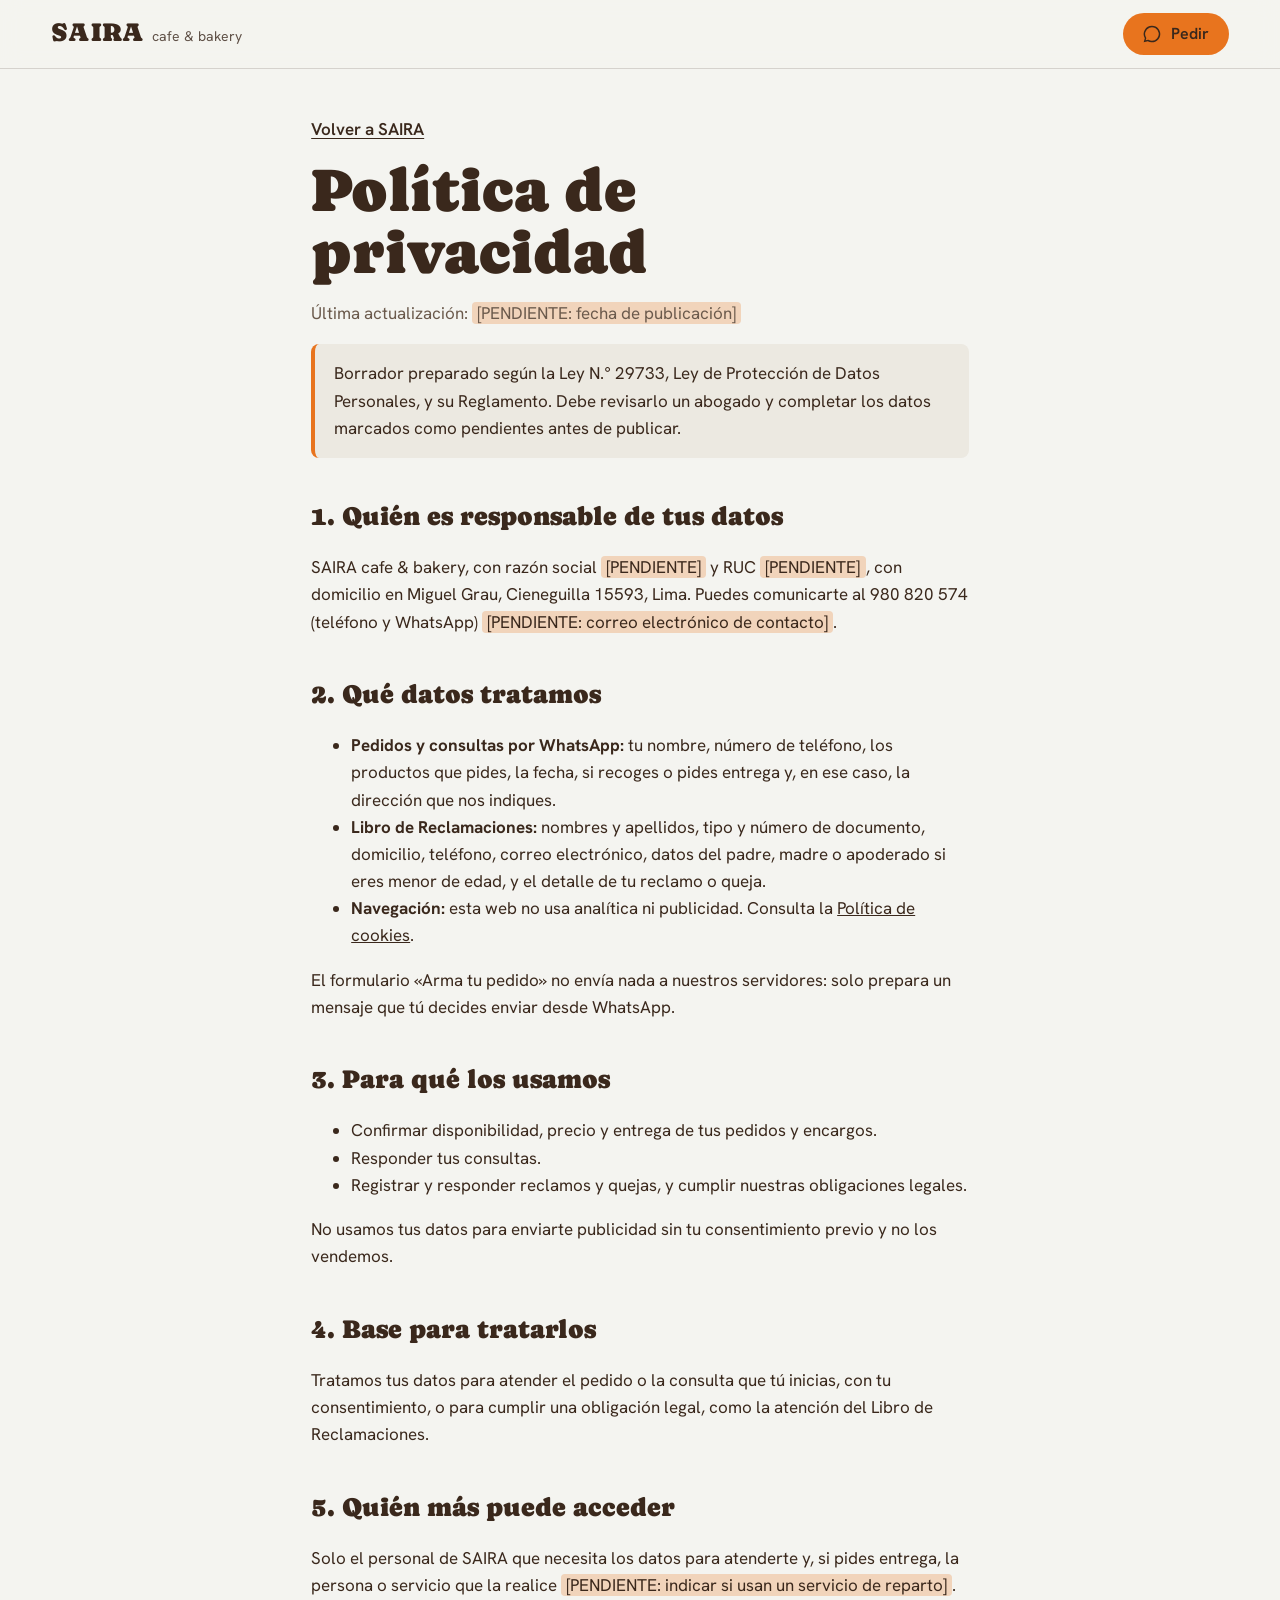
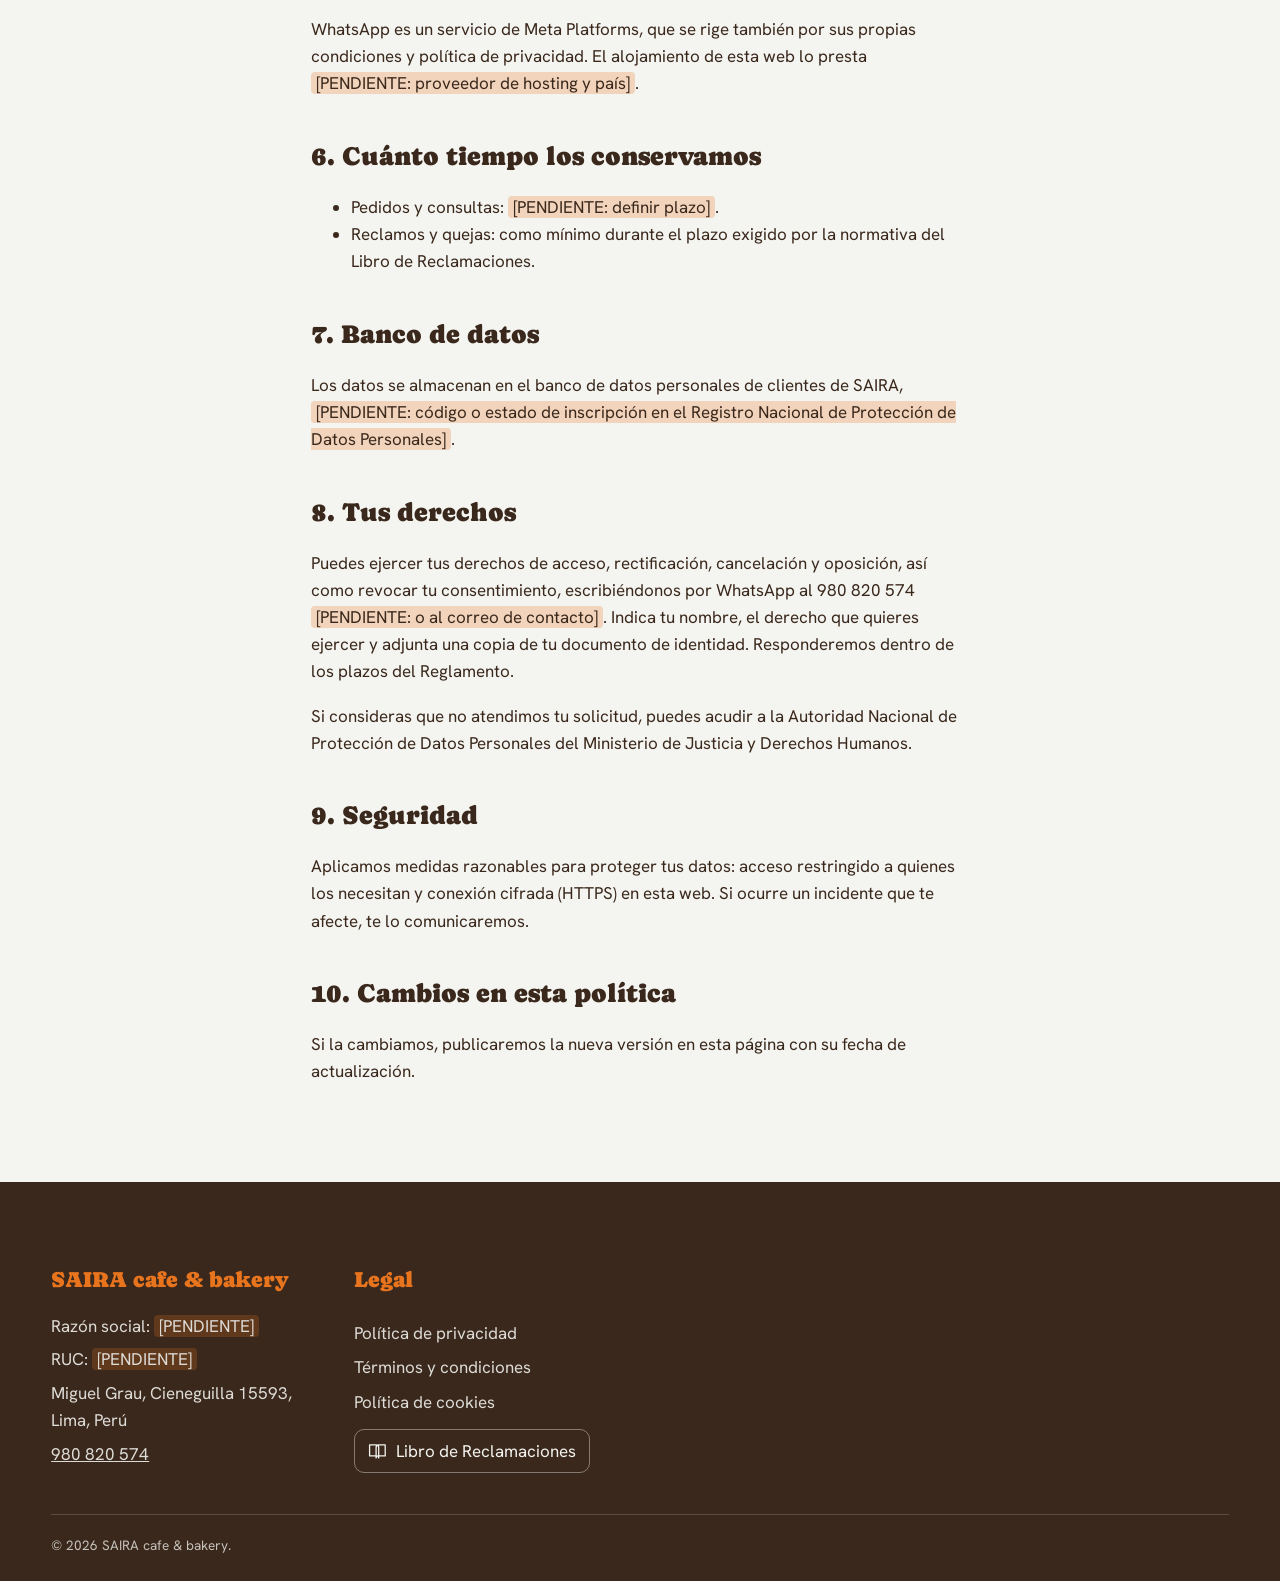
<file: privacidad.html>
<!doctype html>
<html lang="es-PE">
<head>
  <meta charset="utf-8">
  <meta name="viewport" content="width=device-width, initial-scale=1, viewport-fit=cover">
  <title>Política de privacidad | SAIRA cafe & bakery</title>
  <meta name="robots" content="noindex">
  <meta name="theme-color" content="#3A281C">
  <link rel="icon" href="favicon.svg" type="image/svg+xml">
  <link rel="preconnect" href="https://fonts.googleapis.com">
  <link rel="preconnect" href="https://fonts.gstatic.com" crossorigin>
  <link href="https://fonts.googleapis.com/css2?family=Caprasimo&family=Hanken+Grotesk:wght@400;500;600;700&display=swap" rel="stylesheet">
  <link rel="stylesheet" href="styles.css">
</head>
<body>
  <header class="top top--legal is-solid">
    <a class="top__brand" href="index.html" aria-label="SAIRA cafe & bakery, volver al inicio">
      <span class="top__name">SAIRA</span>
      <span class="top__kind">cafe &amp; bakery</span>
    </a>
    <a class="btn btn--wa top__cta" href="index.html#carta">
      <svg class="btn__icon" viewBox="0 0 24 24" aria-hidden="true"><path fill="currentColor" d="M12 2a10 10 0 0 0-8.6 15.1L2 22l5-1.3A10 10 0 1 0 12 2Zm0 18.2c-1.5 0-3-.4-4.3-1.2l-.3-.2-3 .8.8-2.9-.2-.3A8.2 8.2 0 1 1 12 20.2Z"/></svg>
      <span>Pedir</span>
    </a>
  </header>
  <main class="legal">
    <a class="back" href="index.html">Volver a SAIRA</a>

    <h1>Política de privacidad</h1>
    <p class="updated">Última actualización: <span class="pending">[PENDIENTE: fecha de publicación]</span></p>
    <p class="draft-note">Borrador preparado según la Ley N.° 29733, Ley de Protección de Datos Personales, y su Reglamento. Debe revisarlo un abogado y completar los datos marcados como pendientes antes de publicar.</p>

    <h2>1. Quién es responsable de tus datos</h2>
    <p>SAIRA cafe &amp; bakery, con razón social <span class="pending">[PENDIENTE]</span> y RUC <span class="pending">[PENDIENTE]</span>, con domicilio en Miguel Grau, Cieneguilla 15593, Lima. Puedes comunicarte al 980 820 574 (teléfono y WhatsApp) <span class="pending">[PENDIENTE: correo electrónico de contacto]</span>.</p>

    <h2>2. Qué datos tratamos</h2>
    <ul>
      <li><strong>Pedidos y consultas por WhatsApp:</strong> tu nombre, número de teléfono, los productos que pides, la fecha, si recoges o pides entrega y, en ese caso, la dirección que nos indiques.</li>
      <li><strong>Libro de Reclamaciones:</strong> nombres y apellidos, tipo y número de documento, domicilio, teléfono, correo electrónico, datos del padre, madre o apoderado si eres menor de edad, y el detalle de tu reclamo o queja.</li>
      <li><strong>Navegación:</strong> esta web no usa analítica ni publicidad. Consulta la <a href="cookies.html">Política de cookies</a>.</li>
    </ul>
    <p>El formulario «Arma tu pedido» no envía nada a nuestros servidores: solo prepara un mensaje que tú decides enviar desde WhatsApp.</p>

    <h2>3. Para qué los usamos</h2>
    <ul>
      <li>Confirmar disponibilidad, precio y entrega de tus pedidos y encargos.</li>
      <li>Responder tus consultas.</li>
      <li>Registrar y responder reclamos y quejas, y cumplir nuestras obligaciones legales.</li>
    </ul>
    <p>No usamos tus datos para enviarte publicidad sin tu consentimiento previo y no los vendemos.</p>

    <h2>4. Base para tratarlos</h2>
    <p>Tratamos tus datos para atender el pedido o la consulta que tú inicias, con tu consentimiento, o para cumplir una obligación legal, como la atención del Libro de Reclamaciones.</p>

    <h2>5. Quién más puede acceder</h2>
    <p>Solo el personal de SAIRA que necesita los datos para atenderte y, si pides entrega, la persona o servicio que la realice <span class="pending">[PENDIENTE: indicar si usan un servicio de reparto]</span>.</p>
    <p>WhatsApp es un servicio de Meta Platforms, que se rige también por sus propias condiciones y política de privacidad. El alojamiento de esta web lo presta <span class="pending">[PENDIENTE: proveedor de hosting y país]</span>.</p>

    <h2>6. Cuánto tiempo los conservamos</h2>
    <ul>
      <li>Pedidos y consultas: <span class="pending">[PENDIENTE: definir plazo]</span>.</li>
      <li>Reclamos y quejas: como mínimo durante el plazo exigido por la normativa del Libro de Reclamaciones.</li>
    </ul>

    <h2>7. Banco de datos</h2>
    <p>Los datos se almacenan en el banco de datos personales de clientes de SAIRA, <span class="pending">[PENDIENTE: código o estado de inscripción en el Registro Nacional de Protección de Datos Personales]</span>.</p>

    <h2>8. Tus derechos</h2>
    <p>Puedes ejercer tus derechos de acceso, rectificación, cancelación y oposición, así como revocar tu consentimiento, escribiéndonos por WhatsApp al 980 820 574 <span class="pending">[PENDIENTE: o al correo de contacto]</span>. Indica tu nombre, el derecho que quieres ejercer y adjunta una copia de tu documento de identidad. Responderemos dentro de los plazos del Reglamento.</p>
    <p>Si consideras que no atendimos tu solicitud, puedes acudir a la Autoridad Nacional de Protección de Datos Personales del Ministerio de Justicia y Derechos Humanos.</p>

    <h2>9. Seguridad</h2>
    <p>Aplicamos medidas razonables para proteger tus datos: acceso restringido a quienes los necesitan y conexión cifrada (HTTPS) en esta web. Si ocurre un incidente que te afecte, te lo comunicaremos.</p>

    <h2>10. Cambios en esta política</h2>
    <p>Si la cambiamos, publicaremos la nueva versión en esta página con su fecha de actualización.</p>
  </main>
  <footer class="foot">
    <div class="foot__grid">
      <div>
        <h2 class="foot__h">SAIRA cafe &amp; bakery</h2>
        <p>Razón social: <span class="pending">[PENDIENTE]</span></p>
        <p>RUC: <span class="pending">[PENDIENTE]</span></p>
        <p>Miguel Grau, Cieneguilla 15593, Lima, Perú</p>
        <p><a href="tel:+51980820574">980 820 574</a></p>
      </div>
      <nav aria-label="Información legal">
        <h2 class="foot__h">Legal</h2>
        <a href="privacidad.html" aria-current="page">Política de privacidad</a>
        <a href="terminos.html">Términos y condiciones</a>
        <a href="cookies.html">Política de cookies</a>
        <a class="foot__libro" href="libro-reclamaciones.html">
          <svg viewBox="0 0 32 32" aria-hidden="true"><path d="M4 6h10a4 4 0 0 1 4 4v16a3 3 0 0 0-3-3H4zM28 6H18a4 4 0 0 0-4 4v16a3 3 0 0 1 3-3h11z" fill="none" stroke="currentColor" stroke-width="2" stroke-linejoin="round"/></svg>
          Libro de Reclamaciones
        </a>
      </nav>
    </div>
    <div class="foot__legal"><p>© 2026 SAIRA cafe &amp; bakery.</p></div>
  </footer>
  <script src="legal.js" defer></script>
</body>
</html>
</file>
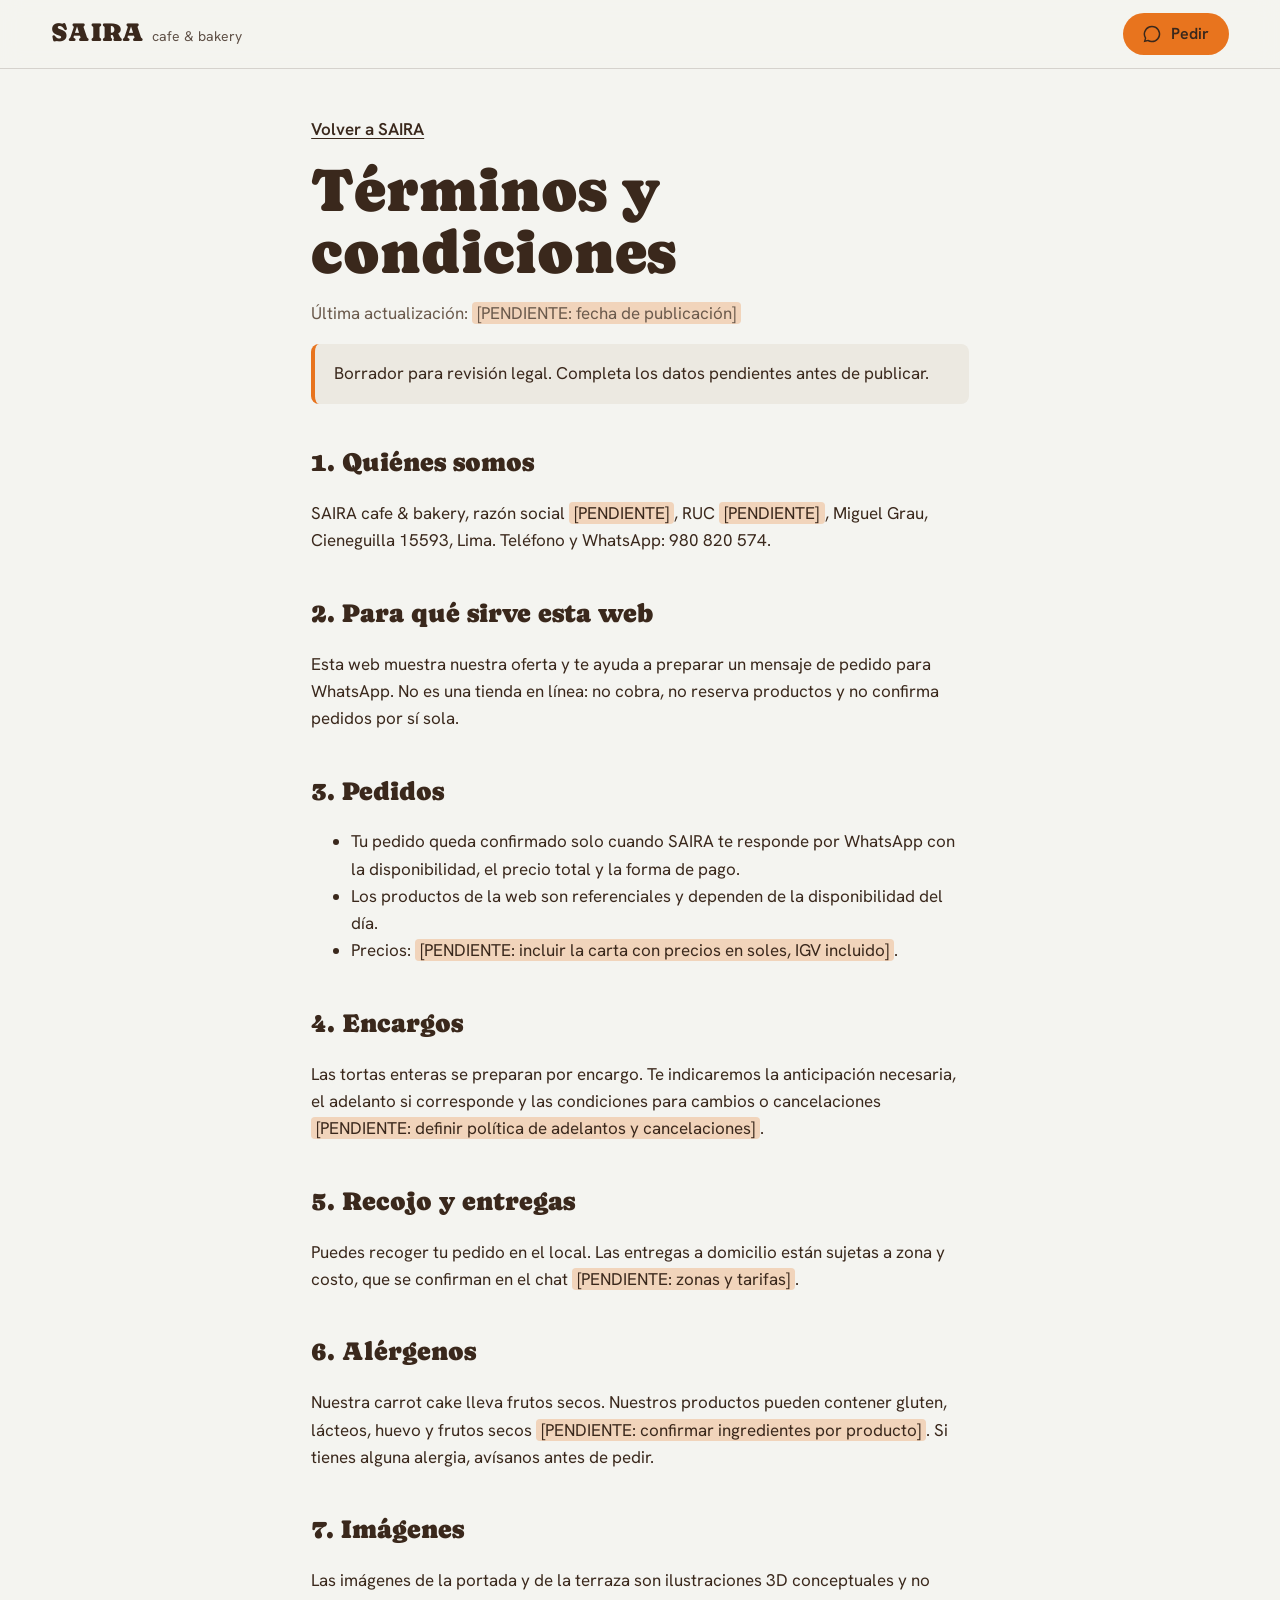
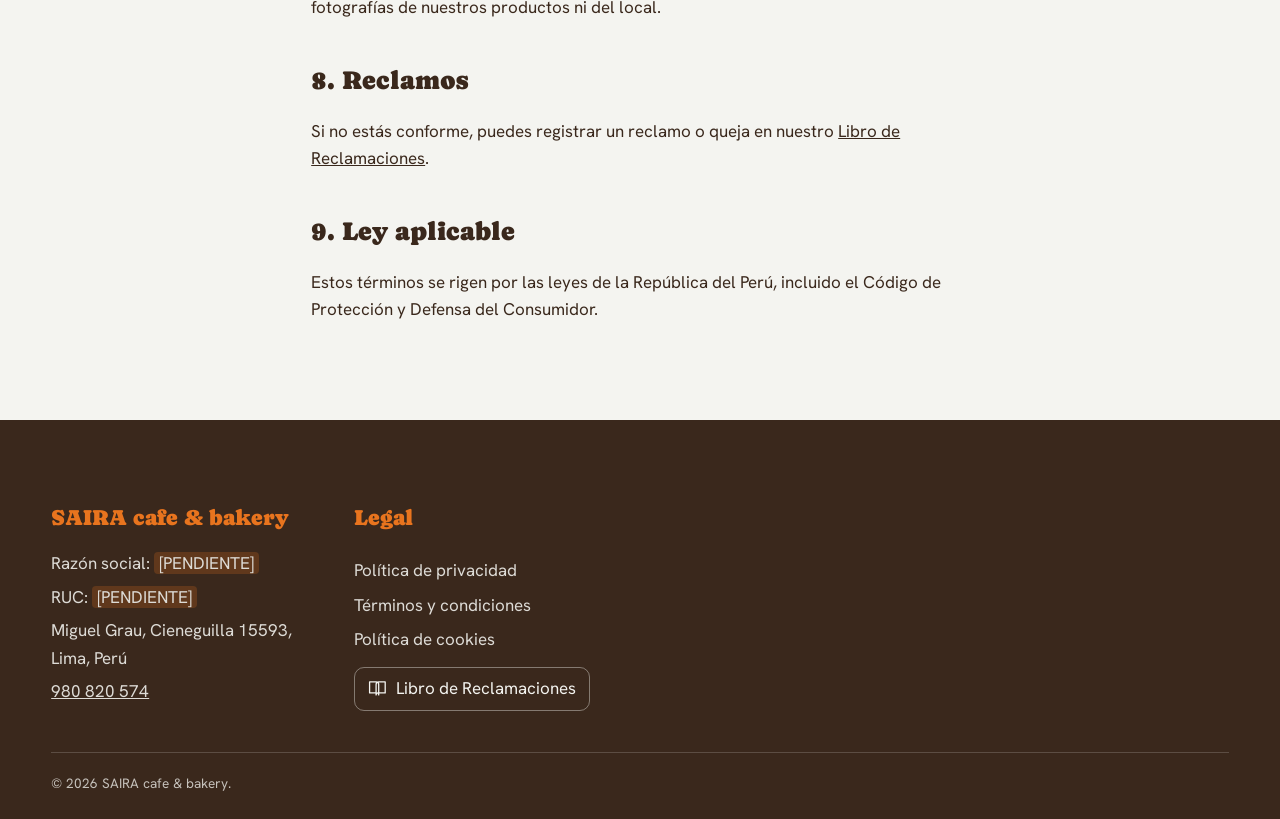
<file: terminos.html>
<!doctype html>
<html lang="es-PE">
<head>
  <meta charset="utf-8">
  <meta name="viewport" content="width=device-width, initial-scale=1, viewport-fit=cover">
  <title>Términos y condiciones | SAIRA cafe & bakery</title>
  <meta name="robots" content="noindex">
  <meta name="theme-color" content="#3A281C">
  <link rel="icon" href="favicon.svg" type="image/svg+xml">
  <link rel="preconnect" href="https://fonts.googleapis.com">
  <link rel="preconnect" href="https://fonts.gstatic.com" crossorigin>
  <link href="https://fonts.googleapis.com/css2?family=Caprasimo&family=Hanken+Grotesk:wght@400;500;600;700&display=swap" rel="stylesheet">
  <link rel="stylesheet" href="styles.css">
</head>
<body>
  <header class="top top--legal is-solid">
    <a class="top__brand" href="index.html" aria-label="SAIRA cafe & bakery, volver al inicio">
      <span class="top__name">SAIRA</span>
      <span class="top__kind">cafe &amp; bakery</span>
    </a>
    <a class="btn btn--wa top__cta" href="index.html#carta">
      <svg class="btn__icon" viewBox="0 0 24 24" aria-hidden="true"><path fill="currentColor" d="M12 2a10 10 0 0 0-8.6 15.1L2 22l5-1.3A10 10 0 1 0 12 2Zm0 18.2c-1.5 0-3-.4-4.3-1.2l-.3-.2-3 .8.8-2.9-.2-.3A8.2 8.2 0 1 1 12 20.2Z"/></svg>
      <span>Pedir</span>
    </a>
  </header>
  <main class="legal">
    <a class="back" href="index.html">Volver a SAIRA</a>

    <h1>Términos y condiciones</h1>
    <p class="updated">Última actualización: <span class="pending">[PENDIENTE: fecha de publicación]</span></p>
    <p class="draft-note">Borrador para revisión legal. Completa los datos pendientes antes de publicar.</p>

    <h2>1. Quiénes somos</h2>
    <p>SAIRA cafe &amp; bakery, razón social <span class="pending">[PENDIENTE]</span>, RUC <span class="pending">[PENDIENTE]</span>, Miguel Grau, Cieneguilla 15593, Lima. Teléfono y WhatsApp: 980 820 574.</p>

    <h2>2. Para qué sirve esta web</h2>
    <p>Esta web muestra nuestra oferta y te ayuda a preparar un mensaje de pedido para WhatsApp. No es una tienda en línea: no cobra, no reserva productos y no confirma pedidos por sí sola.</p>

    <h2>3. Pedidos</h2>
    <ul>
      <li>Tu pedido queda confirmado solo cuando SAIRA te responde por WhatsApp con la disponibilidad, el precio total y la forma de pago.</li>
      <li>Los productos de la web son referenciales y dependen de la disponibilidad del día.</li>
      <li>Precios: <span class="pending">[PENDIENTE: incluir la carta con precios en soles, IGV incluido]</span>.</li>
    </ul>

    <h2>4. Encargos</h2>
    <p>Las tortas enteras se preparan por encargo. Te indicaremos la anticipación necesaria, el adelanto si corresponde y las condiciones para cambios o cancelaciones <span class="pending">[PENDIENTE: definir política de adelantos y cancelaciones]</span>.</p>

    <h2>5. Recojo y entregas</h2>
    <p>Puedes recoger tu pedido en el local. Las entregas a domicilio están sujetas a zona y costo, que se confirman en el chat <span class="pending">[PENDIENTE: zonas y tarifas]</span>.</p>

    <h2>6. Alérgenos</h2>
    <p>Nuestra carrot cake lleva frutos secos. Nuestros productos pueden contener gluten, lácteos, huevo y frutos secos <span class="pending">[PENDIENTE: confirmar ingredientes por producto]</span>. Si tienes alguna alergia, avísanos antes de pedir.</p>

    <h2>7. Imágenes</h2>
    <p>Las imágenes de la portada y de la terraza son ilustraciones 3D conceptuales y no fotografías de nuestros productos ni del local.</p>

    <h2>8. Reclamos</h2>
    <p>Si no estás conforme, puedes registrar un reclamo o queja en nuestro <a href="libro-reclamaciones.html">Libro de Reclamaciones</a>.</p>

    <h2>9. Ley aplicable</h2>
    <p>Estos términos se rigen por las leyes de la República del Perú, incluido el Código de Protección y Defensa del Consumidor.</p>
  </main>
  <footer class="foot">
    <div class="foot__grid">
      <div>
        <h2 class="foot__h">SAIRA cafe &amp; bakery</h2>
        <p>Razón social: <span class="pending">[PENDIENTE]</span></p>
        <p>RUC: <span class="pending">[PENDIENTE]</span></p>
        <p>Miguel Grau, Cieneguilla 15593, Lima, Perú</p>
        <p><a href="tel:+51980820574">980 820 574</a></p>
      </div>
      <nav aria-label="Información legal">
        <h2 class="foot__h">Legal</h2>
        <a href="privacidad.html">Política de privacidad</a>
        <a href="terminos.html" aria-current="page">Términos y condiciones</a>
        <a href="cookies.html">Política de cookies</a>
        <a class="foot__libro" href="libro-reclamaciones.html">
          <svg viewBox="0 0 32 32" aria-hidden="true"><path d="M4 6h10a4 4 0 0 1 4 4v16a3 3 0 0 0-3-3H4zM28 6H18a4 4 0 0 0-4 4v16a3 3 0 0 1 3-3h11z" fill="none" stroke="currentColor" stroke-width="2" stroke-linejoin="round"/></svg>
          Libro de Reclamaciones
        </a>
      </nav>
    </div>
    <div class="foot__legal"><p>© 2026 SAIRA cafe &amp; bakery.</p></div>
  </footer>
  <script src="legal.js" defer></script>
</body>
</html>
</file>
<file: styles.css>
/* SAIRA cafe & bakery — «Del horno a la terraza»
   Tokens: frosting (fondo), nogal (texto), zanahoria (campo de pedido), valle (terraza), piedra (bordes). */

:root {
  --frosting: #F4F4F0;
  --nogal: #3A281C;
  --nogal-soft: #6B5A4C;
  --zanahoria: #E8741E;
  --zanahoria-deep: #C95E10;
  --valle: #4E5A2C;
  --valle-deep: #3F4923;
  --piedra: #8C877E;
  --line: rgba(58, 40, 28, .16);

  --display: "Caprasimo", "Cooper Black", Georgia, serif;
  --text: "Hanken Grotesk", system-ui, -apple-system, "Segoe UI", sans-serif;

  --gutter: clamp(1rem, 4vw, 3.5rem);
  --max: 1320px;
  --header-h: 68px;
  --ease-out: cubic-bezier(.22, 1, .36, 1);

  color-scheme: light;
}

*, *::before, *::after { box-sizing: border-box; }

html { -webkit-text-size-adjust: 100%; scroll-padding-top: var(--header-h); }
@media (prefers-reduced-motion: no-preference) { html { scroll-behavior: smooth; } }

body {
  margin: 0;
  background: var(--frosting);
  color: var(--nogal);
  font-family: var(--text);
  font-size: 1.0625rem;
  line-height: 1.6;
  -webkit-font-smoothing: antialiased;
  overflow-x: clip;
}

img, svg, canvas { display: block; max-width: 100%; }
a { color: inherit; }
button, input, textarea { font: inherit; color: inherit; }

:focus-visible { outline: 3px solid var(--zanahoria); outline-offset: 3px; border-radius: 6px; }

.skip {
  position: fixed; left: 1rem; top: -4rem; z-index: 100;
  background: var(--nogal); color: var(--frosting);
  padding: .75rem 1rem; border-radius: 10px; text-decoration: none;
  transition: top .2s;
}
.skip:focus { top: 1rem; }

.h2 {
  font-family: var(--display);
  font-weight: 400;
  font-size: clamp(2.5rem, 6vw, 4.5rem);
  line-height: 1;
  letter-spacing: -.01em;
  margin: 0 0 1.25rem;
}

/* ---------- Botones ---------- */
.btn {
  display: inline-flex; align-items: center; justify-content: center; gap: .55rem;
  min-height: 48px; padding: 0 1.4rem;
  border-radius: 999px; border: 2px solid transparent; background-color: transparent;
  font-weight: 600; font-size: 1rem; line-height: 1; text-decoration: none;
  cursor: pointer; white-space: nowrap;
  transition: background-color .18s ease, color .18s ease, border-color .18s ease, transform .18s var(--ease-out);
}
.btn:active { transform: scale(.97); }
.btn__icon { width: 1.25rem; height: 1.25rem; flex: none; }
.btn--wa { background: var(--zanahoria); color: var(--nogal); }
.btn--wa:hover { background: #F2873A; }
.btn--dark { background: var(--nogal); color: var(--frosting); }
.btn--dark:hover { background: #22170F; }
.btn--ghost { border-color: rgba(244, 244, 240, .7); color: var(--frosting); }
.btn--ghost:hover { background: rgba(244, 244, 240, .14); }
.btn--line { border-color: currentColor; }
.btn--line:hover { background: rgba(244, 244, 240, .12); }

/* ---------- Cabecera ---------- */
.top {
  position: fixed; inset: 0 0 auto; z-index: 50;
  height: var(--header-h);
  display: flex; align-items: center; gap: 1.5rem;
  padding: 0 var(--gutter);
  color: var(--frosting);
  transition: background-color .3s ease, color .3s ease, box-shadow .3s ease;
}
.top.is-solid {
  background: rgba(244, 244, 240, .94);
  color: var(--nogal);
  box-shadow: 0 1px 0 var(--line);
  backdrop-filter: saturate(1.2) blur(10px);
}
.top__brand { display: flex; align-items: baseline; gap: .5rem; text-decoration: none; margin-right: auto; }
.top__name { font-family: var(--display); font-size: 1.6rem; line-height: 1; letter-spacing: .01em; }
.top__kind { font-size: .875rem; opacity: .8; }
.top__nav { display: flex; gap: 1.5rem; font-weight: 500; }
.top__nav a { text-decoration: none; padding: .4rem 0; background: linear-gradient(currentColor, currentColor) 0 100% / 0 2px no-repeat; transition: background-size .25s var(--ease-out); }
.top__nav a:hover { background-size: 100% 2px; }
.top__cta { min-height: 42px; padding: 0 1.1rem; }
.top__nav-call { display: none; }

.sr-only { position: absolute; width: 1px; height: 1px; overflow: hidden; clip: rect(0 0 0 0); white-space: nowrap; }

.top__burger {
  display: none; width: 44px; height: 44px; border: 0; border-radius: 50%;
  background: transparent; cursor: pointer; place-items: center;
}
.top__burger-lines, .top__burger-lines::before, .top__burger-lines::after {
  display: block; width: 22px; height: 2px; border-radius: 2px; background: currentColor;
  transition: transform .25s var(--ease-out), opacity .2s;
}
.top__burger-lines { position: relative; }
.top__burger-lines::before, .top__burger-lines::after { content: ""; position: absolute; left: 0; }
.top__burger-lines::before { top: -7px; }
.top__burger-lines::after { top: 7px; }
.top.is-open .top__burger-lines { background: transparent; }
.top.is-open .top__burger-lines::before { transform: translateY(7px) rotate(45deg); }
.top.is-open .top__burger-lines::after { transform: translateY(-7px) rotate(-45deg); }

@media (max-width: 1020px) {
  .top { gap: .75rem; }
  .top__burger { display: grid; }
  .top__nav {
    position: absolute; top: 100%; left: 0; right: 0;
    flex-direction: column; gap: 0; padding: .5rem var(--gutter) 1.25rem;
    background: var(--frosting); color: var(--nogal);
    box-shadow: 0 18px 30px rgba(30, 20, 12, .18);
    transform: translateY(-8px); opacity: 0; visibility: hidden; pointer-events: none;
    transition: transform .25s var(--ease-out), opacity .2s, visibility 0s linear .25s;
  }
  .top__nav a { padding: .85rem 0; border-bottom: 1px solid var(--line); font-size: 1.1rem; background: none; }
  .top__nav-call { display: block; color: var(--zanahoria-deep); font-weight: 700; }
  .top.is-open { background: var(--frosting); color: var(--nogal); }
  .top.is-open .top__nav { transform: none; opacity: 1; visibility: visible; pointer-events: auto; transition: transform .25s var(--ease-out), opacity .2s; }
}
@media (max-width: 640px) {
  .top__kind { display: none; }
}

/* ---------- 1 · Portada ---------- */
.hero { position: relative; height: 320svh; background: #2E2017; color: var(--frosting); }
.hero__stage { position: sticky; top: 0; height: 100svh; overflow: hidden; }
.hero__canvas, .hero__fallback { position: absolute; inset: 0; width: 100%; height: 100%; }
.hero__canvas { opacity: 0; transition: opacity .5s ease; }
.hero--ready .hero__canvas { opacity: 1; }
.hero__fallback { display: none; }
.hero--fallback .hero__fallback { display: block; }
.hero--fallback .hero__note { display: none; }

.hero__shade {
  position: absolute; inset: 0; pointer-events: none;
  background:
    linear-gradient(to top, rgba(30, 20, 12, .78) 0%, rgba(30, 20, 12, .35) 38%, rgba(30, 20, 12, 0) 62%),
    linear-gradient(to bottom, rgba(30, 20, 12, .45), rgba(30, 20, 12, 0) 18%);
}

.hero__copy {
  position: absolute; left: var(--gutter); right: var(--gutter);
  bottom: clamp(5.5rem, 13vh, 8.5rem);
  display: grid; max-width: 40rem;
}
.hero__step {
  grid-area: 1 / 1; align-self: end;
  opacity: 0; transform: translateY(14px); visibility: hidden;
  /* La frase que sale se va rápido; la que entra espera a que se libere el espacio */
  transition: opacity .22s ease, transform .22s ease, visibility 0s linear .22s;
}
.hero__step.is-active {
  opacity: 1; transform: none; visibility: visible;
  transition: opacity .6s var(--ease-out) .18s, transform .6s var(--ease-out) .18s, visibility 0s;
}
.hero__title {
  font-family: var(--display); font-weight: 400;
  font-size: clamp(2.5rem, 6.4vw, 5.5rem);
  line-height: 1.02; letter-spacing: -.012em;
  margin: 0; max-width: 14ch;
  text-wrap: balance;
}
.hero__lead { margin: 1rem 0 0; font-size: clamp(1.05rem, 1.6vw, 1.25rem); font-weight: 500; opacity: .9; }
.hero__actions { display: flex; flex-wrap: wrap; gap: .75rem; margin-top: 1.5rem; }

.hero__track {
  position: absolute; right: var(--gutter); bottom: clamp(2rem, 5vh, 3rem);
  display: flex; gap: 1.25rem; margin: 0; padding: .9rem 0 0; list-style: none;
  font-size: .875rem; font-weight: 500;
}
.hero__track::before, .hero__track::after {
  content: ""; position: absolute; left: 0; top: 0; height: 2px; border-radius: 2px;
}
.hero__track::before { right: 0; background: rgba(244, 244, 240, .25); }
.hero__track::after { width: calc(var(--p, 0) * 100%); background: var(--zanahoria); }
.hero__track li { opacity: .55; transition: opacity .3s; }
.hero__track li.is-on { opacity: 1; }

.hero__note {
  position: absolute; left: var(--gutter); bottom: 1rem; margin: 0;
  font-size: .75rem; opacity: .6;
}

/* Respaldo ilustrado (controlado por --cut y --pull desde JS) */
.fb-sky { fill: #2E2017; }
.fb-slice {
  transform-box: fill-box; transform-origin: 0% 100%;
  transform: translate(calc(var(--cut, 0) * 170px), calc(var(--cut, 0) * -24px)) rotate(calc(var(--cut, 0) * 7deg));
}
.fb-cake {
  transform-box: view-box; transform-origin: 800px 520px;
  transform: translateY(calc(-170px - var(--pull, 0) * 110px)) scale(calc(.8 - var(--pull, 0) * .34));
}
.fb-hills { transform: translateY(calc((1 - var(--pull, 0)) * 340px)); }
@media (max-aspect-ratio: 4 / 5) {
  .fb-cake { transform: translateY(calc(-190px - var(--pull, 0) * 40px)) scale(calc(.36 - var(--pull, 0) * .08)); }
  .fb-slice { transform: translate(calc(var(--cut, 0) * 40px), calc(var(--cut, 0) * -24px)) rotate(calc(var(--cut, 0) * 6deg)); }
}

@media (max-width: 640px) {
  .hero { height: 280svh; }
  .hero__copy { bottom: 6.25rem; }
  .hero__track { left: var(--gutter); right: var(--gutter); justify-content: space-between; bottom: 2.4rem; }
  .hero__note { bottom: .75rem; }
  .hero__actions .btn { flex: 1 1 auto; }
}

/* Movimiento reducido: escena estable, sin fijar el scroll */
.hero.is-static { height: 100svh; min-height: 560px; }
.hero.is-static .hero__stage { position: relative; height: 100%; }
.hero.is-static .hero__copy { display: flex; flex-direction: column; gap: 0; }
.hero.is-static .hero__step { opacity: 1; transform: none; visibility: visible; transition: none; }
.hero.is-static .hero__step:nth-child(2),
.hero.is-static .hero__step:nth-child(3) .hero__title { display: none; }
.hero.is-static .hero__track { display: none; }

/* ---------- 2 · Carta + pedido ---------- */
.order {
  max-width: var(--max); margin: 0 auto;
  padding: clamp(4.5rem, 10vw, 8.5rem) var(--gutter);
  display: grid; grid-template-columns: minmax(0, 7fr) minmax(0, 5fr);
  gap: clamp(2.5rem, 6vw, 6rem); align-items: start;
}
.order__intro { max-width: 34rem; color: var(--nogal-soft); margin: 0 0 2.5rem; }

.menu { list-style: none; margin: 0; padding: 0; border-top: 1px solid var(--line); }
.menu__item {
  display: grid; grid-template-columns: minmax(0, 1fr) auto; align-items: center;
  gap: .25rem 1.5rem; padding: 1.4rem 0; border-bottom: 1px solid var(--line);
}
.menu__name {
  font-family: var(--display); font-weight: 400;
  font-size: clamp(1.6rem, 3.4vw, 2.4rem); line-height: 1.05; margin: 0;
}
.menu__desc { grid-column: 1; margin: 0; color: var(--nogal-soft); font-size: 1rem; max-width: 36ch; }
.menu__qty { grid-column: 2; grid-row: 1 / span 2; display: flex; align-items: center; gap: .35rem; }
.qty__btn {
  width: 44px; height: 44px; border-radius: 50%;
  border: 2px solid var(--nogal); background: transparent; cursor: pointer;
  display: grid; place-items: center; font-size: 1.4rem; line-height: 1; font-weight: 600;
  transition: background-color .15s ease, color .15s ease, transform .15s var(--ease-out), opacity .15s;
}
.qty__btn:hover:not(:disabled) { background: var(--nogal); color: var(--frosting); }
.qty__btn:active:not(:disabled) { transform: scale(.92); }
.qty__btn:disabled { opacity: .25; cursor: default; }
.qty__btn--add { background: var(--nogal); color: var(--frosting); }
.qty__btn--add:hover { background: var(--zanahoria-deep) !important; border-color: var(--zanahoria-deep); }
.qty__num { min-width: 2ch; text-align: center; font-weight: 700; font-size: 1.15rem; font-variant-numeric: tabular-nums; }
.menu__item.has-qty .menu__name { color: var(--zanahoria-deep); }

.ticket {
  position: sticky; top: calc(var(--header-h) + 1.5rem);
  background: var(--zanahoria); color: var(--nogal);
  border-radius: 28px; padding: clamp(1.5rem, 3vw, 2.25rem);
}
.ticket__title { font-family: var(--display); font-weight: 400; font-size: 2rem; line-height: 1; margin: 0 0 1rem; }
.ticket__empty { margin: 0 0 1.25rem; }
.ticket__list { list-style: none; margin: 0 0 1.25rem; padding: 0; }
.ticket__list li {
  display: flex; justify-content: space-between; gap: 1rem;
  padding: .55rem 0; border-bottom: 1px dashed rgba(58, 40, 28, .35);
  font-weight: 600;
}
.ticket__list li span:last-child { font-variant-numeric: tabular-nums; }
.ticket__list li.is-new { animation: flash .6s var(--ease-out); }
@keyframes flash { from { background: rgba(244, 244, 240, .55); } to { background: transparent; } }

.ticket__form { display: grid; gap: 1rem; }
.field { display: grid; gap: .35rem; margin: 0; }
.field label, .field legend { font-weight: 600; font-size: .95rem; }
.field__opt { font-weight: 400; }
.field input[type="date"], .field input[type="text"], .field textarea {
  width: 100%; min-height: 46px; padding: .6rem .8rem;
  border: 2px solid rgba(58, 40, 28, .35); border-radius: 12px;
  background: rgba(244, 244, 240, .6);
  transition: border-color .15s ease, background-color .15s ease;
}
.field textarea { resize: vertical; min-height: 70px; }
.field input:focus-visible, .field textarea:focus-visible { outline: none; border-color: var(--nogal); background: var(--frosting); }
.field--choice { border: 0; padding: 0; display: flex; flex-wrap: wrap; gap: .5rem; }
.field--choice legend { padding: 0; margin-bottom: .35rem; }
.field--choice label {
  display: inline-flex; align-items: center; gap: .5rem;
  padding: .55rem .9rem; border-radius: 999px; cursor: pointer;
  border: 2px solid rgba(58, 40, 28, .35); font-weight: 500;
  transition: background-color .15s ease, border-color .15s ease;
}
.field--choice label:has(input:checked) { background: var(--nogal); color: var(--frosting); border-color: var(--nogal); }
.field--choice input { accent-color: var(--zanahoria); margin: 0; }
.field--choice label:has(input:focus-visible) { outline: 3px solid var(--nogal); outline-offset: 2px; }
.ticket__hint { margin: -.25rem 0 0; font-size: .95rem; }

.ticket__preview summary { cursor: pointer; font-weight: 600; font-size: .95rem; }
.ticket__preview pre {
  margin: .6rem 0 0; padding: .9rem 1rem; border-radius: 12px;
  background: rgba(244, 244, 240, .6); white-space: pre-wrap;
  font-family: var(--text); font-size: .95rem; line-height: 1.5;
}
.ticket__send { width: 100%; min-height: 54px; font-size: 1.05rem; }
.ticket__legal { margin: 0; font-size: .85rem; }

@media (max-width: 900px) {
  .order { grid-template-columns: 1fr; }
  .ticket { position: static; }
}

/* ---------- 3 · La terraza ---------- */
.place {
  background: var(--valle); color: var(--frosting);
  padding: clamp(4.5rem, 10vw, 8.5rem) var(--gutter);
  display: grid; grid-template-columns: minmax(0, 7fr) minmax(0, 5fr);
  gap: clamp(2rem, 5vw, 5rem); align-items: center;
}
.place > * { min-width: 0; }
.place__figure { position: relative; margin: 0; aspect-ratio: 4 / 3; border-radius: 24px; overflow: hidden; background: var(--valle-deep); }
.place__wall { position: absolute; inset: 0; background: url("piedra.svg") center / cover; }
.place__img { position: absolute; inset: 0; width: 100%; height: 100%; object-fit: cover; }
.place__note {
  position: absolute; left: .9rem; bottom: .8rem;
  font-size: .75rem; padding: .25rem .6rem; border-radius: 999px;
  background: rgba(30, 20, 12, .55);
}
.place__text { max-width: 30rem; margin: 0 0 2rem; font-size: 1.125rem; }

.facts { margin: 0 0 2rem; display: grid; gap: 0; }
.facts > div {
  display: grid; grid-template-columns: 7.5rem 1fr; gap: 1rem;
  padding: .8rem 0; border-top: 1px solid rgba(244, 244, 240, .25);
}
.facts > div:last-child { border-bottom: 1px solid rgba(244, 244, 240, .25); }
.facts dt { opacity: .88; }
.facts dd { margin: 0; font-weight: 600; }
.facts dd small { display: block; font-weight: 400; font-size: .85rem; opacity: .88; }
.facts a { text-underline-offset: 3px; }
.place__actions { display: flex; flex-wrap: wrap; gap: .75rem; }
.place .btn--dark { background: var(--frosting); color: var(--nogal); }
.place .btn--dark:hover { background: #fff; }
.place :focus-visible { outline-color: var(--frosting); }

.place__map {
  grid-column: 1 / -1; height: clamp(280px, 42vw, 420px);
  border-radius: 24px; overflow: hidden; background: var(--valle-deep);
}
.place__map iframe { width: 100%; height: 100%; border: 0; display: block; }

@media (max-width: 900px) {
  .place { grid-template-columns: 1fr; }
  .place__figure { aspect-ratio: 4 / 3.4; }
}
@media (max-width: 420px) {
  .facts > div { grid-template-columns: 1fr; gap: .1rem; }
}

/* ---------- Animaciones de fondo: solo corren con la sección a la vista ---------- */
[data-anim] { position: relative; }
.float-bg, .sky { position: absolute; inset: 0; overflow: hidden; pointer-events: none; z-index: 0; }
.fl, .sky__cloud, .sky__sun, .badge, .voices__quote, .marquee__track, .foot__mark span {
  animation-play-state: paused;
}
.is-visible .fl, .is-visible .sky__cloud, .is-visible .sky__sun, .is-visible .badge,
.is-visible .voices__quote, .marquee.is-visible .marquee__track, .is-visible .foot__mark span {
  animation-play-state: running;
}

/* Títulos: una entrada por sección (solo si hay JS) */
.js [data-anim] .h2, .js .closer__title {
  clip-path: inset(0 0 100% 0); transform: translateY(.35em);
  transition: clip-path .8s var(--ease-out), transform .8s var(--ease-out);
}
.js [data-anim].is-seen .h2, .js .closer.is-seen .closer__title { clip-path: inset(-.2em -.2em -.3em -.2em); transform: none; }

/* ---------- Franja ---------- */
.marquee { background: var(--zanahoria); color: var(--nogal); overflow: hidden; padding: 1.1rem 0; }
.marquee__track { display: flex; width: max-content; animation: marquee 38s linear infinite; }
.marquee span {
  font-family: var(--display); font-size: clamp(1.5rem, 3vw, 2.4rem); line-height: 1; white-space: nowrap;
  padding: 0 1.4rem; display: inline-flex; align-items: center; gap: 2.8rem;
}
.marquee span::after { content: ""; width: .5em; height: .5em; border-radius: 50%; background: var(--nogal); margin-left: 1.4rem; }
@keyframes marquee { to { transform: translateX(-50%); } }

/* ---------- Cómo pedir ---------- */
.steps {
  background: #ECE9E1;
  padding: clamp(4.5rem, 9vw, 8rem) var(--gutter);
  overflow: hidden;
}
.steps__head { max-width: var(--max); margin: 0 auto 3rem; display: flex; flex-wrap: wrap; align-items: end; justify-content: space-between; gap: 1rem 3rem; }
.steps__head .h2 { margin: 0; }
.steps__head p { margin: 0; max-width: 28rem; color: var(--nogal-soft); }
.steps__list {
  list-style: none; margin: 0 auto; padding: 0; max-width: var(--max);
  display: grid; grid-template-columns: repeat(3, minmax(0, 1fr)); gap: clamp(1.5rem, 4vw, 4rem);
  counter-reset: paso; position: relative; z-index: 1;
}
.steps__list li { counter-increment: paso; position: relative; padding-top: 4.5rem; }
.steps__list li::before {
  content: counter(paso); position: absolute; top: 0; left: 0;
  font-family: var(--display); font-size: 4.2rem; line-height: 1; color: var(--zanahoria);
}
.steps__icon { position: absolute; top: .4rem; left: 3.6rem; width: 2.2rem; height: 2.2rem; color: var(--nogal); }
.steps__list h3 { font-family: var(--display); font-weight: 400; font-size: 1.7rem; line-height: 1.1; margin: 0 0 .5rem; }
.steps__list p { margin: 0; color: var(--nogal-soft); max-width: 30ch; }
.steps__list li:not(:last-child)::after {
  content: ""; position: absolute; top: 2.2rem; left: 6.6rem; right: calc(-1 * clamp(1.5rem, 4vw, 4rem) + 1rem);
  border-top: 2px dashed var(--zanahoria); opacity: .6;
  transform: scaleX(0); transform-origin: left; transition: transform 1.2s var(--ease-out) .3s;
}
.steps.is-seen .steps__list li:not(:last-child)::after { transform: none; }
.steps__actions { max-width: var(--max); margin: 3rem auto 0; display: flex; flex-wrap: wrap; gap: .75rem; position: relative; z-index: 1; }
.steps .btn--line { color: var(--nogal); }
.steps .btn--line:hover { background: rgba(58, 40, 28, .08); }
@media (max-width: 760px) {
  .steps__list { grid-template-columns: 1fr; }
  .steps__list li::after { display: none; }
}

/* ---------- Migas flotantes (carta) ---------- */
.order { position: relative; }
.order > :not(.float-bg) { position: relative; z-index: 1; }
.fl {
  position: absolute; left: var(--x); top: var(--y); display: block;
  animation: drift var(--d) ease-in-out infinite alternate;
  opacity: .5;
}
.fl--nut { width: 30px; height: 20px; border-radius: 55% 45% 50% 50% / 60% 60% 40% 40%; background: #8A5A33; box-shadow: inset -4px -3px 0 rgba(0,0,0,.18); }
.fl--crumb { width: 14px; height: 12px; border-radius: 40%; background: #C47A3C; }
.fl--carrot { width: 36px; height: 6px; border-radius: 6px; background: var(--zanahoria); }
@keyframes drift {
  from { transform: translate(0, 0) rotate(var(--r)); }
  to { transform: translate(40px, -60px) rotate(calc(var(--r) + 160deg)); }
}

/* ---------- Encargos ---------- */
.occasions {
  background: var(--nogal); color: var(--frosting);
  padding: clamp(4.5rem, 10vw, 8.5rem) var(--gutter);
  overflow: hidden;
}
.occasions__head { max-width: var(--max); margin: 0 auto 3rem; position: relative; z-index: 1; }
.occasions__head p { max-width: 36rem; margin: 0; opacity: .88; font-size: 1.1rem; }
.occasions__list {
  list-style: none; margin: 0 auto; padding: 0; max-width: var(--max);
  display: grid; grid-template-columns: repeat(3, minmax(0, 1fr)); gap: clamp(1.5rem, 3vw, 3rem);
  position: relative; z-index: 1;
}
.occasions__list li { border-top: 3px solid var(--zanahoria); padding-top: 1.5rem; display: flex; flex-direction: column; align-items: flex-start; }
.occasions__list h3 { font-family: var(--display); font-weight: 400; font-size: clamp(1.8rem, 3vw, 2.4rem); line-height: 1; margin: 0 0 .6rem; color: var(--zanahoria); }
.occasions__list p { margin: 0 0 1.5rem; opacity: .88; flex: 1; }
.occasions .btn--dark { background: var(--frosting); color: var(--nogal); }
.occasions .btn--dark:hover { background: #fff; }
.occasions :focus-visible { outline-color: var(--zanahoria); }
.badge {
  position: absolute; right: clamp(-3rem, -2vw, 0rem); top: clamp(1rem, 4vw, 3rem);
  width: clamp(130px, 18vw, 220px); height: auto; z-index: 0;
  animation: spin 30s linear infinite; opacity: .9;
}
.badge text { font-family: var(--text); font-weight: 700; font-size: 15px; letter-spacing: .14em; fill: var(--zanahoria); }
.badge circle { fill: var(--zanahoria); }
@keyframes spin { to { transform: rotate(360deg); } }
@media (max-width: 860px) {
  .occasions__list { grid-template-columns: 1fr; }
  .badge { opacity: .35; }
}

/* ---------- Opiniones ---------- */
.voices { padding: clamp(4.5rem, 10vw, 8rem) var(--gutter); overflow: hidden; }
.voices > * { max-width: var(--max); margin-left: auto; margin-right: auto; position: relative; z-index: 1; }
.voices__quote {
  position: absolute; z-index: 0; left: 50%; top: -2rem; margin: 0;
  font-family: var(--display); font-size: clamp(16rem, 34vw, 30rem); line-height: 1; color: var(--zanahoria); opacity: .12;
  animation: bob 9s ease-in-out infinite alternate;
}
@keyframes bob { from { transform: translate(-50%, 0) rotate(-4deg); } to { transform: translate(-46%, 1.5rem) rotate(4deg); } }
.voices__head { display: flex; flex-wrap: wrap; align-items: end; justify-content: space-between; gap: 1rem 2rem; margin-bottom: 2.5rem; }
.voices__head .h2 { margin: 0; }
.voices__score { margin: 0; color: var(--nogal-soft); }
.voices__score strong { font-family: var(--display); font-weight: 400; font-size: 2.6rem; color: var(--zanahoria-deep); margin-right: .3rem; vertical-align: -.2em; }
.voices__list { display: grid; grid-template-columns: repeat(2, minmax(0, 1fr)); gap: clamp(1.5rem, 4vw, 4rem); }
.voices__list figure { margin: 0; padding-left: 1.5rem; border-left: 3px solid var(--zanahoria); }
.voices__list blockquote { margin: 0 0 .9rem; font-family: var(--display); font-size: clamp(1.4rem, 2.6vw, 2rem); line-height: 1.2; }
.voices__list figcaption { color: var(--nogal-soft); font-size: .95rem; }
.voices__actions { display: flex; flex-wrap: wrap; gap: .75rem; margin-top: 2.5rem; }
.voices .btn--line { color: var(--nogal); }
.voices .btn--line:hover { background: rgba(58, 40, 28, .08); }
@media (max-width: 760px) { .voices__list { grid-template-columns: 1fr; } }

/* ---------- Cielo de la terraza ---------- */
.place { position: relative; overflow: hidden; }
.place > :not(.sky) { position: relative; z-index: 1; }
.sky__sun {
  position: absolute; right: 8%; top: -120px; width: 360px; height: 360px; border-radius: 50%;
  background: radial-gradient(circle, rgba(255, 214, 150, .45), rgba(255, 214, 150, 0) 65%);
  animation: glow 7s ease-in-out infinite alternate;
}
@keyframes glow { from { transform: scale(.9); opacity: .7; } to { transform: scale(1.12); opacity: 1; } }
.sky__cloud {
  position: absolute; left: -30%; top: var(--y); width: calc(260px * var(--s)); height: calc(70px * var(--s));
  border-radius: 999px; background: rgba(244, 244, 240, .09);
  box-shadow: calc(60px * var(--s)) calc(-24px * var(--s)) 0 calc(-6px * var(--s)) rgba(244, 244, 240, .07);
  animation: cloud var(--d) linear infinite; animation-delay: var(--delay, 0s);
}
@keyframes cloud { to { transform: translateX(170vw); } }
.link-btn {
  display: inline; margin-left: .5rem; padding: 0; border: 0; background: none; cursor: pointer;
  font-size: .85rem; font-weight: 500; text-decoration: underline; text-underline-offset: 3px; color: inherit; opacity: .9;
}
.place__map-gate {
  height: 100%; display: grid; place-content: center; justify-items: center; gap: .9rem; text-align: center; padding: 1.5rem;
  background:
    repeating-linear-gradient(0deg, rgba(244,244,240,.06) 0 1px, transparent 1px 48px),
    repeating-linear-gradient(90deg, rgba(244,244,240,.06) 0 1px, transparent 1px 48px);
}
.place__map-gate p { margin: 0; }
.place__map-gate a { font-size: .9rem; }

/* ---------- Preguntas frecuentes ---------- */
.faq { max-width: 980px; margin: 0 auto; padding: clamp(4.5rem, 10vw, 8rem) var(--gutter); }
.faq__list { border-top: 1px solid var(--line); }
.faq details { border-bottom: 1px solid var(--line); }
.faq summary {
  list-style: none; cursor: pointer; padding: 1.3rem 3rem 1.3rem 0; position: relative;
  font-weight: 600; font-size: clamp(1.1rem, 2vw, 1.3rem);
}
.faq summary::-webkit-details-marker { display: none; }
.faq summary::after {
  content: "+"; position: absolute; right: .25rem; top: 50%; translate: 0 -50%;
  width: 2rem; height: 2rem; border-radius: 50%; display: grid; place-items: center;
  background: var(--nogal); color: var(--frosting); font-size: 1.3rem; line-height: 1;
  transition: transform .25s var(--ease-out), background-color .2s;
}
.faq details[open] summary::after { transform: rotate(45deg); background: var(--zanahoria-deep); }
.faq details p { margin: 0 0 1.4rem; max-width: 60ch; color: var(--nogal-soft); }
.faq__more { margin: 2rem 0 0; }

/* ---------- Cierre ---------- */
.closer {
  background: var(--zanahoria); color: var(--nogal); text-align: center;
  padding: clamp(4.5rem, 10vw, 8rem) var(--gutter);
}
.closer__title { font-family: var(--display); font-weight: 400; font-size: clamp(3rem, 10vw, 8rem); line-height: .95; margin: 0 0 2rem; }
.closer__actions { display: flex; flex-wrap: wrap; justify-content: center; gap: .9rem; }
.btn--lg { min-height: 58px; padding: 0 1.9rem; font-size: 1.1rem; }
.closer .btn--wa { background: var(--nogal); color: var(--frosting); }
.closer .btn--wa:hover { background: #22170F; }
.closer .btn--ghost { border-color: var(--nogal); color: var(--nogal); }
.closer .btn--ghost:hover { background: rgba(58, 40, 28, .1); }
.closer :focus-visible { outline-color: var(--nogal); }

/* ---------- Pie ---------- */
.foot { background: var(--nogal); color: var(--frosting); padding: clamp(3rem, 7vw, 5rem) var(--gutter) 1.5rem; overflow: hidden; }
.foot :focus-visible { outline-color: var(--zanahoria); }
.foot__mark {
  margin: 0 0 2.5rem; font-family: var(--display);
  font-size: clamp(5.5rem, 26vw, 24rem); line-height: .8; letter-spacing: -.02em;
  color: var(--zanahoria); display: flex; justify-content: space-between;
}
.foot__mark span { display: inline-block; animation: wave 4.5s ease-in-out infinite; }
.foot__mark span:nth-child(2) { animation-delay: .25s; }
.foot__mark span:nth-child(3) { animation-delay: .5s; }
.foot__mark span:nth-child(4) { animation-delay: .75s; }
.foot__mark span:nth-child(5) { animation-delay: 1s; }
@keyframes wave { 0%, 60%, 100% { transform: none; } 30% { transform: translateY(-4%) rotate(-2deg); } }
.foot__grid { display: grid; grid-template-columns: repeat(4, minmax(0, 1fr)); gap: 2rem; padding-bottom: 2.5rem; border-bottom: 1px solid rgba(244,244,240,.18); }
.foot__h { font-family: var(--display); font-weight: 400; font-size: 1.4rem; margin: 0 0 .9rem; color: var(--zanahoria); }
.foot__grid p { margin: 0 0 .4rem; opacity: .88; }
.foot__grid nav { display: flex; flex-direction: column; align-items: flex-start; gap: .45rem; }
.foot__grid nav a { text-decoration: none; opacity: .88; }
.foot__grid nav a:hover { opacity: 1; text-decoration: underline; text-underline-offset: 3px; }
.foot__libro { display: inline-flex; align-items: center; gap: .5rem; margin-top: .4rem; padding: .45rem .8rem; border: 1px solid rgba(244,244,240,.4); border-radius: 10px; opacity: 1 !important; }
.foot__libro svg { width: 1.3rem; height: 1.3rem; }
.foot__cta { display: flex; flex-direction: column; align-items: flex-start; gap: .6rem; }
.foot__legal { display: flex; flex-wrap: wrap; justify-content: space-between; gap: .5rem 2rem; padding-top: 1.25rem; font-size: .85rem; opacity: .75; }
.foot__legal p { margin: 0; }
.pending { background: rgba(232, 116, 30, .25); padding: 0 .3em; border-radius: 4px; }
@media (max-width: 900px) { .foot__grid { grid-template-columns: repeat(2, minmax(0, 1fr)); } }
@media (max-width: 520px) { .foot__grid { grid-template-columns: 1fr; } }

/* ---------- Botón flotante y aviso ---------- */
.fab {
  position: fixed; right: 1.25rem; bottom: calc(1.25rem + env(safe-area-inset-bottom)); z-index: 45;
  width: 60px; height: 60px; border-radius: 50%; display: grid; place-items: center;
  background: var(--zanahoria); color: var(--nogal); box-shadow: 0 10px 30px rgba(30, 20, 12, .3);
  transition: transform .25s var(--ease-out), opacity .25s, visibility 0s;
}
.fab svg { width: 30px; height: 30px; }
.fab:hover { transform: scale(1.06); }
.fab:not(.is-on) { transform: scale(.6); opacity: 0; visibility: hidden; transition: transform .25s, opacity .25s, visibility 0s linear .25s; }
.toast {
  position: fixed; left: 50%; bottom: 6rem; z-index: 60; margin: 0;
  translate: -50% 0; padding: .7rem 1.1rem; border-radius: 999px;
  background: var(--nogal); color: var(--frosting); font-weight: 600;
  opacity: 0; transform: translateY(10px); pointer-events: none;
  transition: opacity .2s, transform .2s var(--ease-out);
}
.toast.is-on { opacity: 1; transform: none; }

/* ---------- Páginas legales ---------- */
.legal { max-width: 760px; margin: 0 auto; padding: calc(var(--header-h) + 3rem) var(--gutter) 5rem; }
.legal h1 { font-family: var(--display); font-weight: 400; font-size: clamp(2.4rem, 6vw, 3.8rem); line-height: 1.02; margin: 1rem 0; }
.legal h2 { font-family: var(--display); font-weight: 400; font-size: 1.6rem; margin: 2.4rem 0 .6rem; }
.legal p, .legal li { max-width: 68ch; }
.legal .back { font-weight: 600; text-underline-offset: 3px; }
.legal .updated { color: var(--nogal-soft); }
.legal .draft-note { background: #ECE9E1; border-left: 4px solid var(--zanahoria); padding: 1rem 1.2rem; border-radius: 8px; }
.top--legal { background: var(--frosting); color: var(--nogal); box-shadow: 0 1px 0 var(--line); }
.top--legal .top__burger { display: none; }

.libro-form { display: grid; gap: 1.5rem; margin-top: 2rem; }
.libro-form fieldset { border: 1px solid var(--line); border-radius: 16px; padding: 1.25rem 1.25rem 1.5rem; margin: 0; display: grid; gap: 1rem; }
.libro-form legend { font-family: var(--display); font-size: 1.3rem; padding: 0 .4rem; }
.libro-form .grid-2 { display: grid; grid-template-columns: 1fr 1fr; gap: 1rem; }
.libro-form .field input, .libro-form .field select, .libro-form .field textarea {
  width: 100%; min-height: 46px; padding: .6rem .8rem; border: 2px solid rgba(58, 40, 28, .3); border-radius: 12px; background: #fff; font: inherit;
}
.libro-form .field textarea { min-height: 110px; resize: vertical; }
.libro-form .field input:focus-visible, .libro-form .field select:focus-visible, .libro-form .field textarea:focus-visible { outline: none; border-color: var(--zanahoria-deep); }
.libro-form .choices { display: flex; flex-wrap: wrap; gap: .75rem; }
.libro-form .choice { display: flex; gap: .6rem; align-items: flex-start; padding: .8rem 1rem; border: 2px solid rgba(58,40,28,.25); border-radius: 12px; cursor: pointer; flex: 1 1 220px; }
.libro-form .choice:has(input:checked) { border-color: var(--zanahoria-deep); background: rgba(232,116,30,.08); }
.libro-form .choice small { display: block; color: var(--nogal-soft); font-weight: 400; }
.libro-form .check { display: flex; gap: .6rem; align-items: flex-start; }
.libro-form .check input, .libro-form .choice input { accent-color: var(--zanahoria-deep); margin-top: .3rem; }
.field-error { color: #A3260E; font-weight: 600; margin: .3rem 0 0; font-size: .95rem; }
.form-summary { background: #FBE3DA; color: #7A1D0B; padding: 1rem 1.2rem; border-radius: 12px; font-weight: 600; }
.sheet { margin-top: 2rem; border: 2px solid var(--nogal); border-radius: 16px; padding: 1.5rem; }
.sheet dl { display: grid; grid-template-columns: 12rem 1fr; gap: .5rem 1rem; }
.sheet dt { font-weight: 700; }
.sheet dd { margin: 0; white-space: pre-wrap; }
.sheet-actions { display: flex; flex-wrap: wrap; gap: .75rem; margin-top: 1.5rem; }
.sheet .btn--line { color: var(--nogal); }
@media (max-width: 600px) { .libro-form .grid-2, .sheet dl { grid-template-columns: 1fr; } }
@media print {
  .top, .foot, .legal .back, .libro-form, .sheet-actions, .fab, .toast, .dock { display: none !important; }
  .legal { padding-top: 0; }
}

/* ---------- Barra de pedido (celular) ---------- */
.dock {
  position: fixed; left: 1rem; right: 1rem; bottom: calc(1rem + env(safe-area-inset-bottom));
  z-index: 40; display: flex; justify-content: space-between; align-items: center; gap: 1rem;
  min-height: 56px; padding: 0 1.25rem; border-radius: 999px;
  background: var(--nogal); color: var(--frosting); text-decoration: none;
  box-shadow: 0 10px 30px rgba(30, 20, 12, .3);
  transition: transform .25s var(--ease-out), opacity .25s, visibility 0s;
}
.dock strong { color: var(--zanahoria); }
.dock:not(.is-on) {
  transform: translateY(140%); opacity: 0; visibility: hidden; pointer-events: none;
  transition: transform .25s var(--ease-out), opacity .25s, visibility 0s linear .25s;
}
@media (min-width: 901px) { .dock { display: none !important; } }

@media (prefers-reduced-motion: reduce) {
  *, *::before, *::after { transition-duration: .01ms !important; animation: none !important; }
  .sky__cloud { display: none; }
}
</file>
